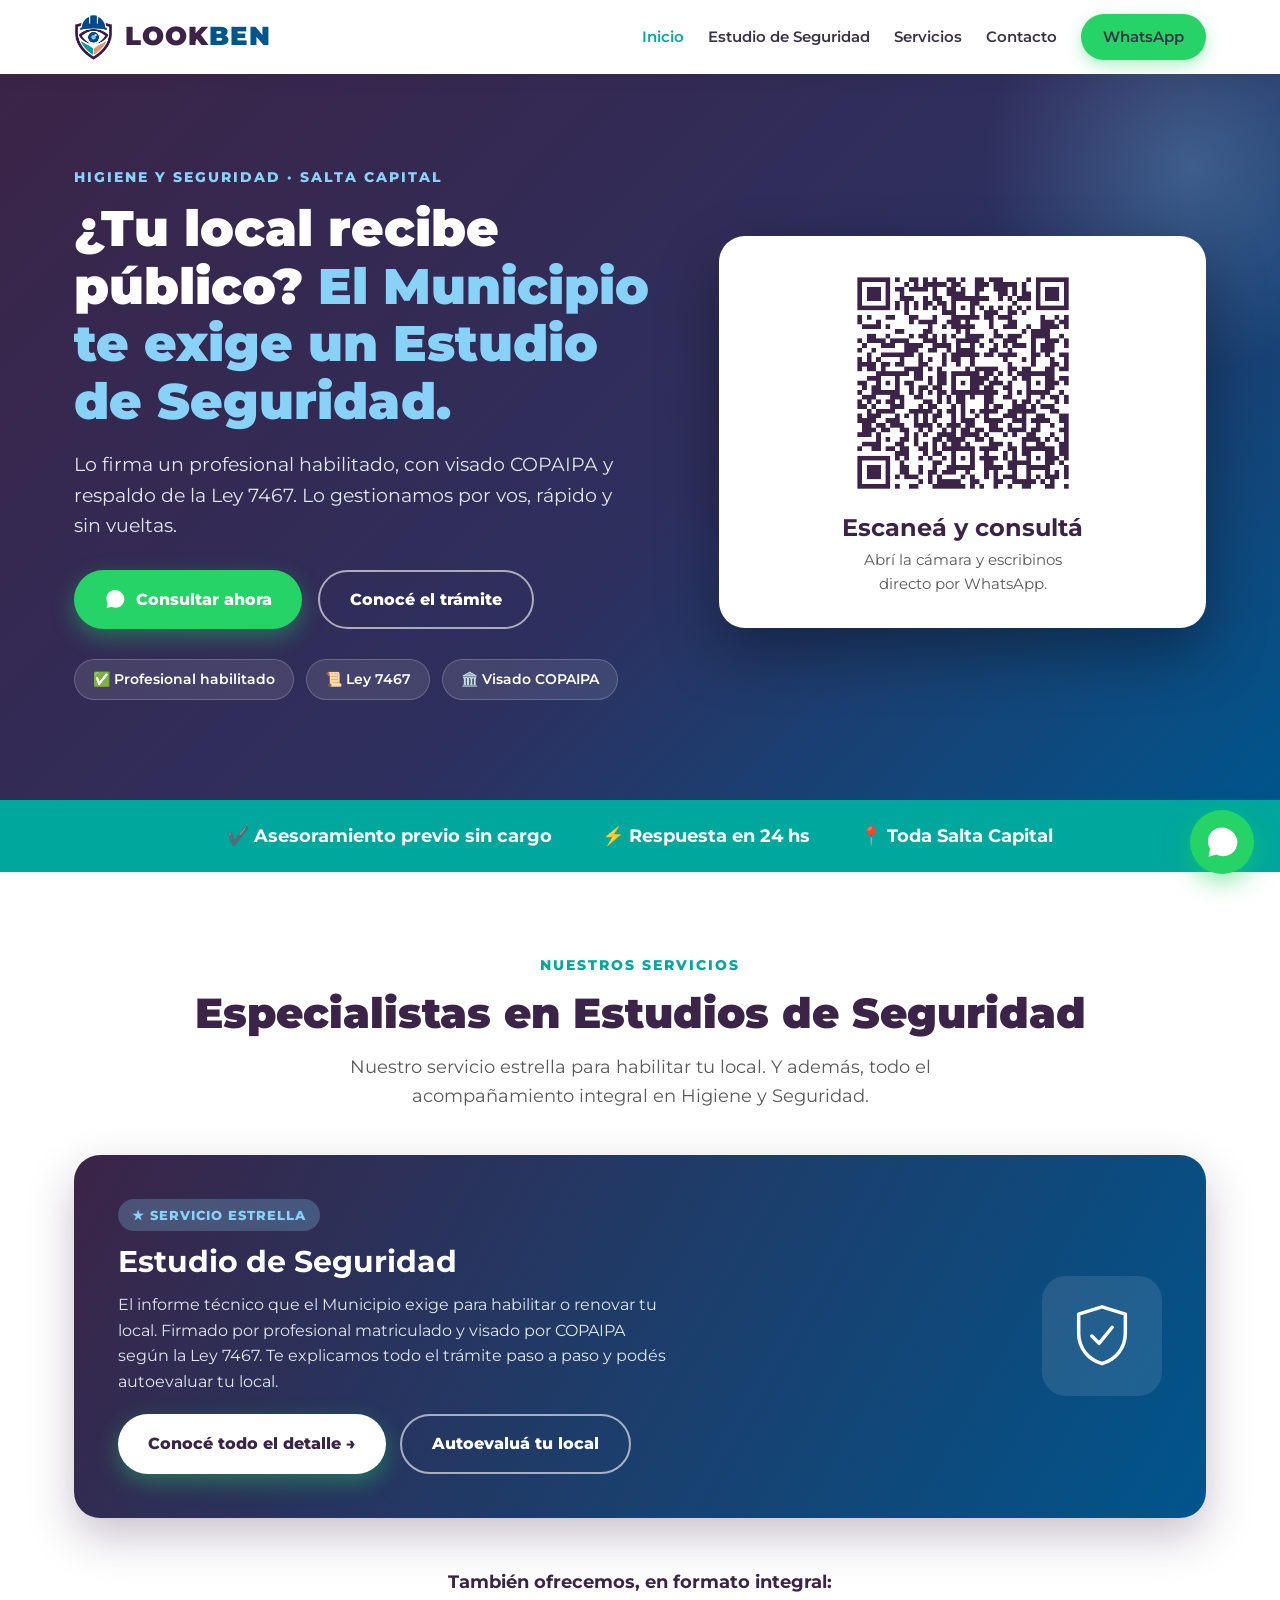
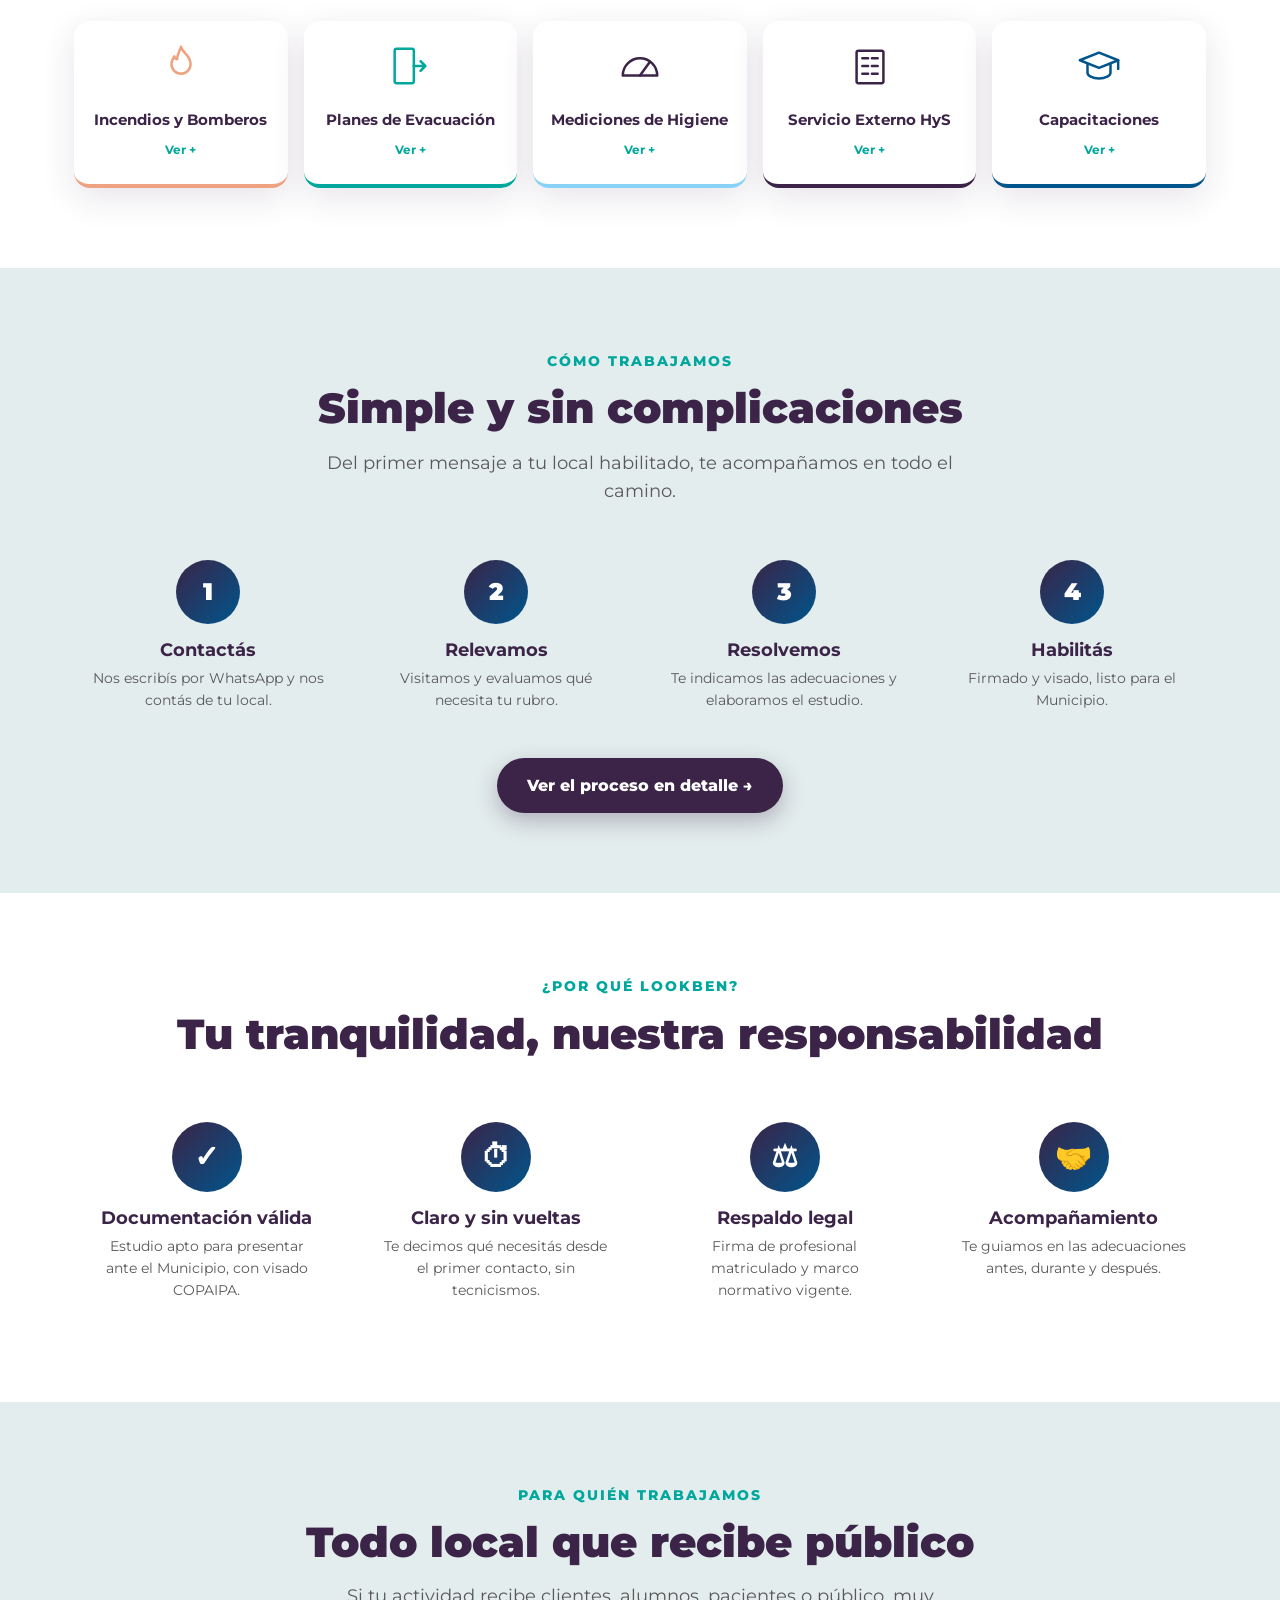
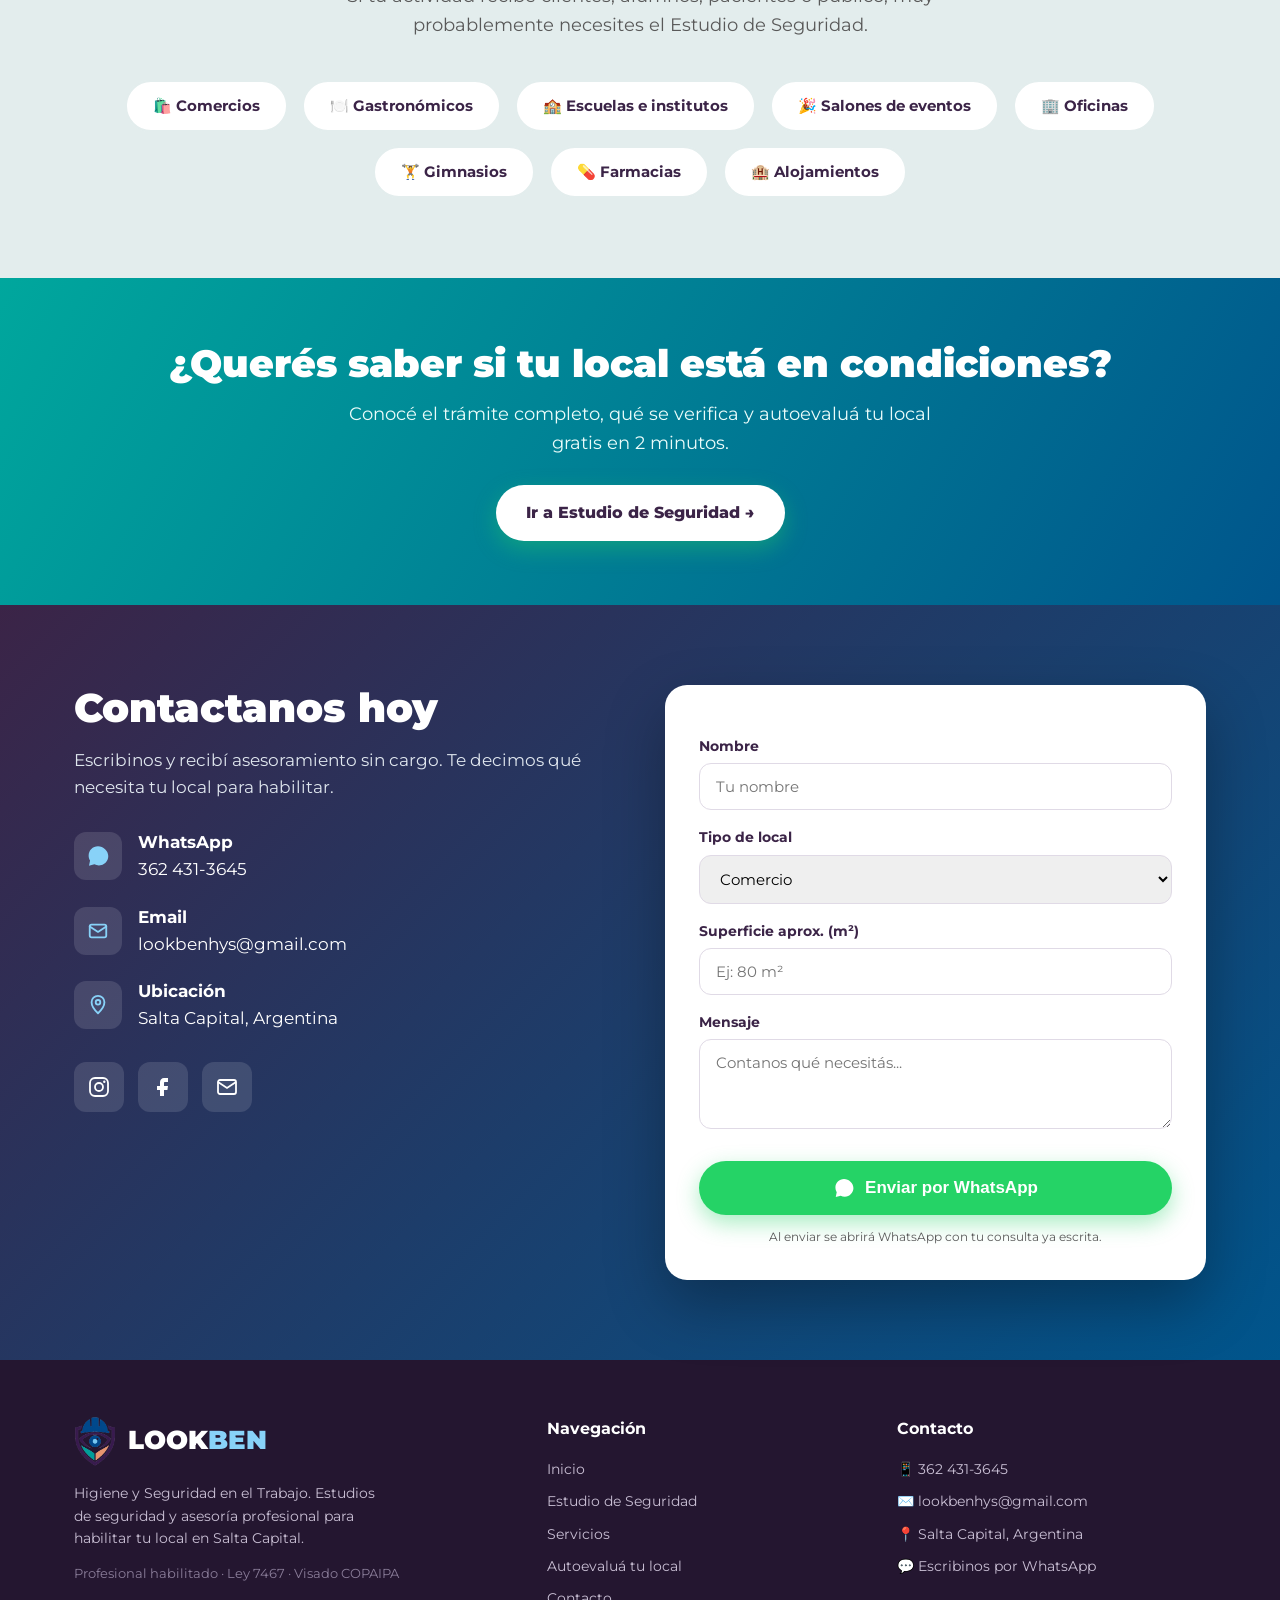
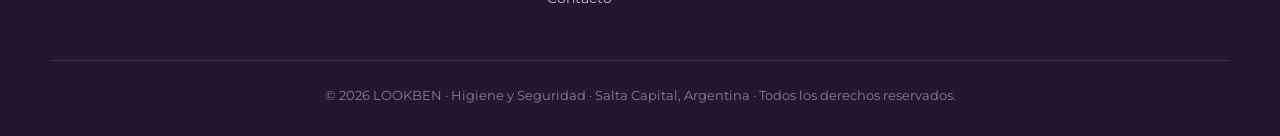
<file: index.html>
<!DOCTYPE html>
<html lang="es">
<head>
<meta charset="UTF-8">
<meta name="viewport" content="width=device-width, initial-scale=1.0">
<title>LOOKBEN · Higiene y Seguridad en el Trabajo | Salta Capital</title>
<meta name="description" content="Consultora de Higiene y Seguridad en Salta. Estudios de Seguridad para habilitación comercial (Ley 7467 · Visado COPAIPA), incendios, evacuación, mediciones y capacitaciones.">
<meta name="keywords" content="higiene y seguridad Salta, estudio de seguridad, habilitación comercial Salta, COPAIPA, Ley 7467">
<meta name="author" content="LOOKBEN Higiene y Seguridad">
<meta property="og:title" content="LOOKBEN · Higiene y Seguridad | Salta">
<meta property="og:description" content="Si tu local recibe público, el Municipio exige un Estudio de Seguridad firmado por profesional habilitado. Lo hacemos por vos.">
<meta property="og:type" content="website">
<meta property="og:image" content="assets/logo.png">
<link rel="icon" type="image/png" href="assets/logo.png">
<link href="https://fonts.googleapis.com/css2?family=Montserrat:wght@400;500;600;700;800;900&display=swap" rel="stylesheet">
<link rel="stylesheet" href="styles.css">
</head>
<body>
<!-- NAV -->
<nav>
  <div class="container nav-in">
    <a href="index.html" class="nav-logo"><img src="assets/logo.png" alt="LOOKBEN"><span><span class="look">LOOK</span><span class="ben">BEN</span></span></a>
    <div class="nav-links" id="navlinks">
      <a href="index.html" class="active">Inicio</a>
      <a href="estudio-seguridad.html">Estudio de Seguridad</a>
      <a href="#servicios">Servicios</a>
      <a href="#contacto">Contacto</a>
      <a href="https://wa.me/5493624313645?text=Hola%20LOOKBEN!%20Quiero%20consultar%20por%20el%20Estudio%20de%20Seguridad." class="nav-cta">WhatsApp</a>
    </div>
    <div class="burger" onclick="toggleMenu()"><span></span><span></span><span></span></div>
  </div>
</nav>

<!-- HERO -->
<header class="hero" id="inicio">
  <div class="container hero-grid">
    <div>
      <span class="tag-eyebrow" style="color:var(--celeste)">Higiene y Seguridad · Salta Capital</span>
      <h1>¿Tu local recibe público? <span class="hl">El Municipio te exige un Estudio de Seguridad.</span></h1>
      <p>Lo firma un profesional habilitado, con visado COPAIPA y respaldo de la Ley 7467. Lo gestionamos por vos, rápido y sin vueltas.</p>
      <div class="hero-cta">
        <a href="https://wa.me/5493624313645?text=Hola%20LOOKBEN!%20Quiero%20consultar%20por%20el%20Estudio%20de%20Seguridad." class="btn btn-wa">
          <svg width="22" height="22" viewBox="0 0 32 32" fill="#fff"><path d="M16 3C9 3 3.5 8.5 3.5 15.5c0 2.4.7 4.6 1.9 6.5L4 29l7.2-1.9c1.8 1 3.9 1.5 6 1.5 7 0 12.5-5.5 12.5-12.5S23 3 16 3Zm5.9 14.3c-.3-.2-1.9-.9-2.2-1-.3-.1-.5-.2-.7.2s-.8 1-.9 1.2c-.2.2-.3.2-.6.1-.3-.2-1.4-.5-2.6-1.6-1-.9-1.6-1.9-1.8-2.3-.2-.3 0-.5.1-.7l.5-.6c.2-.2.2-.3.3-.5.1-.2 0-.4 0-.5s-.7-1.7-1-2.3c-.3-.6-.5-.5-.7-.5h-.6c-.2 0-.5.1-.8.4-.3.3-1 1-1 2.5s1.1 2.9 1.2 3.1c.2.2 2.2 3.4 5.3 4.7 3.1 1.3 3.1.9 3.7.8.6-.1 1.9-.8 2.1-1.5.3-.7.3-1.4.2-1.5Z"/></svg>
          Consultar ahora
        </a>
        <a href="estudio-seguridad.html" class="btn btn-outline">Conocé el trámite</a>
      </div>
      <div class="hero-badges">
        <div class="hb">✅ Profesional habilitado</div>
        <div class="hb">📜 Ley 7467</div>
        <div class="hb">🏛️ Visado COPAIPA</div>
      </div>
    </div>
    <div class="hero-card">
      <img src="assets/qr.png" class="qr" alt="QR WhatsApp LOOKBEN">
      <h3>Escaneá y consultá</h3>
      <p>Abrí la cámara y escribinos<br>directo por WhatsApp.</p>
    </div>
  </div>
</header>

<!-- TRUST STRIP -->
<div class="trust">
  <div class="container trust-in">
    <span>✔️ Asesoramiento previo sin cargo</span>
    <span>⚡ Respuesta en 24 hs</span>
    <span>📍 Toda Salta Capital</span>
  </div>
</div>

<!-- SERVICIOS -->
<section class="section" id="servicios">
  <div class="container center">
    <span class="tag-eyebrow">Nuestros servicios</span>
    <h2 class="h2">Especialistas en Estudios de Seguridad</h2>
    <p class="lead">Nuestro servicio estrella para habilitar tu local. Y además, todo el acompañamiento integral en Higiene y Seguridad.</p>
  </div>

  <!-- Servicio destacado -->
  <div class="container">
    <div class="serv-hero">
      <div>
        <span class="sh-badge">★ SERVICIO ESTRELLA</span>
        <h3>Estudio de Seguridad</h3>
        <p>El informe técnico que el Municipio exige para habilitar o renovar tu local. Firmado por profesional matriculado y visado por COPAIPA según la Ley 7467. Te explicamos todo el trámite paso a paso y podés autoevaluar tu local.</p>
        <div style="display:flex;gap:14px;flex-wrap:wrap;">
          <a href="estudio-seguridad.html" class="btn btn-wa" style="background:#fff;color:var(--violeta);">Conocé todo el detalle →</a>
          <a href="estudio-seguridad.html#checklist" class="btn btn-outline">Autoevaluá tu local</a>
        </div>
      </div>
      <div class="sh-ic">
        <svg width="70" height="70" viewBox="0 0 48 48" fill="none" stroke="#fff" stroke-width="2.4" stroke-linecap="round" stroke-linejoin="round"><path d="M24 4 L40 9 v13 c0 11-7 18-16 21-9-3-16-10-16-21V9Z"/><path d="M17 24 l5 5 9-11"/></svg>
      </div>
    </div>
  </div>

  <!-- Otros 5 servicios (mini) -->
  <div class="container center" style="margin-top:50px;">
    <p class="lead" style="font-weight:700;color:var(--violeta);">También ofrecemos, en formato integral:</p>
  </div>
  <div class="container serv-mini">
    <div class="mcard" onclick="openModal(1)"><svg class="mic" viewBox="0 0 48 48" fill="none" stroke="#EFA27F" stroke-width="2.6" stroke-linecap="round" stroke-linejoin="round"><path d="M24 4c2 7 10 9 10 18a10 10 0 0 1-20 0c0-4 2-6 3-8 1 3 3 3 3 3 0-6 3-9 4-13Z"/></svg><h4>Incendios y Bomberos</h4><span>Ver +</span></div>
    <div class="mcard" onclick="openModal(2)"><svg class="mic" viewBox="0 0 48 48" fill="none" stroke="#00A79D" stroke-width="2.6" stroke-linecap="round" stroke-linejoin="round"><rect x="8" y="6" width="20" height="36" rx="2"/><path d="M28 24h12m0 0-5-5m5 5-5 5"/></svg><h4>Planes de Evacuación</h4><span>Ver +</span></div>
    <div class="mcard" onclick="openModal(3)"><svg class="mic" viewBox="0 0 48 48" fill="none" stroke="#3B2447" stroke-width="2.6" stroke-linecap="round" stroke-linejoin="round"><path d="M6 34a18 18 0 0 1 36 0Z"/><path d="M24 34 34 20"/></svg><h4>Mediciones de Higiene</h4><span>Ver +</span></div>
    <div class="mcard" onclick="openModal(4)"><svg class="mic" viewBox="0 0 48 48" fill="none" stroke="#3B2447" stroke-width="2.6" stroke-linecap="round" stroke-linejoin="round"><rect x="10" y="8" width="28" height="34" rx="2"/><path d="M16 16h6M26 16h6M16 24h6M26 24h6M16 32h6M26 32h6"/></svg><h4>Servicio Externo HyS</h4><span>Ver +</span></div>
    <div class="mcard" onclick="openModal(5)"><svg class="mic" viewBox="0 0 48 48" fill="none" stroke="#00558C" stroke-width="2.6" stroke-linecap="round" stroke-linejoin="round"><path d="M24 10 44 18 24 26 4 18Z"/><path d="M12 22v9c0 3 5 6 12 6s12-3 12-6v-9"/><path d="M44 18v9"/></svg><h4>Capacitaciones</h4><span>Ver +</span></div>
  </div>
</section>

<!-- MODAL -->
<div class="modal-ov" id="modalOv" onclick="if(event.target===this)closeModal()">
  <div class="modal">
    <div class="modal-head" id="modalHead"><button class="modal-close" onclick="closeModal()">×</button><div class="mic" id="modalIc"></div><h2 id="modalTitle"></h2><p id="modalIntro"></p></div>
    <div class="modal-body" id="modalBody"></div>
  </div>
</div>

<!-- MINI PROCESO -->
<section class="section" style="background:var(--gris)">
  <div class="container center">
    <span class="tag-eyebrow">Cómo trabajamos</span>
    <h2 class="h2">Simple y sin complicaciones</h2>
    <p class="lead">Del primer mensaje a tu local habilitado, te acompañamos en todo el camino.</p>
  </div>
  <div class="container miniflow">
    <div class="mstep"><div class="mn">1</div><h3>Contactás</h3><p>Nos escribís por WhatsApp y nos contás de tu local.</p></div>
    <div class="mstep"><div class="mn">2</div><h3>Relevamos</h3><p>Visitamos y evaluamos qué necesita tu rubro.</p></div>
    <div class="mstep"><div class="mn">3</div><h3>Resolvemos</h3><p>Te indicamos las adecuaciones y elaboramos el estudio.</p></div>
    <div class="mstep"><div class="mn">4</div><h3>Habilitás</h3><p>Firmado y visado, listo para el Municipio.</p></div>
  </div>
  <div class="container center" style="margin-top:36px;">
    <a href="estudio-seguridad.html#proceso" class="btn btn-violeta">Ver el proceso en detalle →</a>
  </div>
</section>

<!-- POR QUE -->
<section class="section" id="porque">
  <div class="container center">
    <span class="tag-eyebrow">¿Por qué LOOKBEN?</span>
    <h2 class="h2">Tu tranquilidad, nuestra responsabilidad</h2>
  </div>
  <div class="container why-grid">
    <div class="wcard"><div class="num">✓</div><h3>Documentación válida</h3><p>Estudio apto para presentar ante el Municipio, con visado COPAIPA.</p></div>
    <div class="wcard"><div class="num">⏱</div><h3>Claro y sin vueltas</h3><p>Te decimos qué necesitás desde el primer contacto, sin tecnicismos.</p></div>
    <div class="wcard"><div class="num">⚖</div><h3>Respaldo legal</h3><p>Firma de profesional matriculado y marco normativo vigente.</p></div>
    <div class="wcard"><div class="num">🤝</div><h3>Acompañamiento</h3><p>Te guiamos en las adecuaciones antes, durante y después.</p></div>
  </div>
</section>

<!-- SECTORES -->
<section class="section" style="background:var(--gris)" id="sectores">
  <div class="container center">
    <span class="tag-eyebrow">Para quién trabajamos</span>
    <h2 class="h2">Todo local que recibe público</h2>
    <p class="lead">Si tu actividad recibe clientes, alumnos, pacientes o público, muy probablemente necesites el Estudio de Seguridad.</p>
    <div class="sectors">
      <div class="sector">🛍️ Comercios</div>
      <div class="sector">🍽️ Gastronómicos</div>
      <div class="sector">🏫 Escuelas e institutos</div>
      <div class="sector">🎉 Salones de eventos</div>
      <div class="sector">🏢 Oficinas</div>
      <div class="sector">🏋️ Gimnasios</div>
      <div class="sector">💊 Farmacias</div>
      <div class="sector">🏨 Alojamientos</div>
    </div>
  </div>
</section>

<!-- CTA BAND hacia la página estrella -->
<section class="ctaband">
  <div class="container">
    <h2>¿Querés saber si tu local está en condiciones?</h2>
    <p>Conocé el trámite completo, qué se verifica y autoevaluá tu local gratis en 2 minutos.</p>
    <a href="estudio-seguridad.html" class="btn btn-wa" style="background:#fff;color:var(--violeta);">Ir a Estudio de Seguridad →</a>
  </div>
</section>

<!-- CONTACTO -->
<section class="section contact" id="contacto">
  <div class="container contact-grid">
    <div class="cinfo">
      <h2>Contactanos hoy</h2>
      <p>Escribinos y recibí asesoramiento sin cargo. Te decimos qué necesita tu local para habilitar.</p>
      <div class="cline"><div class="ci"><svg width="24" height="24" viewBox="0 0 32 32" fill="#88D2F8"><path d="M16 3C9 3 3.5 8.5 3.5 15.5c0 2.4.7 4.6 1.9 6.5L4 29l7.2-1.9c1.8 1 3.9 1.5 6 1.5 7 0 12.5-5.5 12.5-12.5S23 3 16 3Z"/></svg></div><div><strong>WhatsApp</strong><br>362 431-3645</div></div>
      <div class="cline"><div class="ci"><svg width="22" height="22" viewBox="0 0 24 24" fill="none" stroke="#88D2F8" stroke-width="2" stroke-linecap="round" stroke-linejoin="round"><rect x="3" y="5" width="18" height="14" rx="2"/><path d="m3 7 9 6 9-6"/></svg></div><div><strong>Email</strong><br>lookbenhys@gmail.com</div></div>
      <div class="cline"><div class="ci"><svg width="22" height="22" viewBox="0 0 24 24" fill="none" stroke="#88D2F8" stroke-width="2" stroke-linecap="round" stroke-linejoin="round"><path d="M12 21s-7-6.5-7-12a7 7 0 0 1 14 0c0 5.5-7 12-7 12Z"/><circle cx="12" cy="9" r="2.5"/></svg></div><div><strong>Ubicación</strong><br>Salta Capital, Argentina</div></div>
      <!-- ===== FASE 2: reemplazá los 2 wa.me por tus URLs reales de Instagram/Facebook ===== -->
      <div class="csocial">
        <a href="https://wa.me/5493624313645?text=Hola%20LOOKBEN!%20Quiero%20consultar%20por%20el%20Estudio%20de%20Seguridad." title="Instagram (próximamente)" aria-label="Instagram"><svg width="24" height="24" viewBox="0 0 24 24" fill="none" stroke="#fff" stroke-width="1.8"><rect x="3" y="3" width="18" height="18" rx="5"/><circle cx="12" cy="12" r="4"/><circle cx="17.3" cy="6.7" r="1.2" fill="#fff" stroke="none"/></svg></a>
        <a href="https://wa.me/5493624313645?text=Hola%20LOOKBEN!%20Quiero%20consultar%20por%20el%20Estudio%20de%20Seguridad." title="Facebook (próximamente)" aria-label="Facebook"><svg width="24" height="24" viewBox="0 0 24 24" fill="#fff"><path d="M13 3h4v4h-3c-.6 0-1 .4-1 1v3h4l-.6 4H13v6H9v-6H6v-4h3V7c0-2.2 1.8-4 4-4Z"/></svg></a>
        <a href="mailto:lookbenhys@gmail.com" title="Email" aria-label="Email"><svg width="24" height="24" viewBox="0 0 24 24" fill="none" stroke="#fff" stroke-width="1.8"><rect x="3" y="5" width="18" height="14" rx="2"/><path d="m3 7 9 6 9-6"/></svg></a>
      </div>
    </div>
    <div class="form-card">
      <form id="waform" onsubmit="return enviarWA(event)">
        <label>Nombre</label><input type="text" id="f_nombre" placeholder="Tu nombre" required>
        <label>Tipo de local</label>
        <select id="f_rubro"><option>Comercio</option><option>Gastronómico</option><option>Escuela / Instituto</option><option>Salón de eventos</option><option>Oficina</option><option>Gimnasio</option><option>Otro</option></select>
        <label>Superficie aprox. (m²)</label><input type="text" id="f_sup" placeholder="Ej: 80 m²">
        <label>Mensaje</label><textarea id="f_msg" placeholder="Contanos qué necesitás..."></textarea>
        <button type="submit" class="btn btn-wa"><svg width="22" height="22" viewBox="0 0 32 32" fill="#fff"><path d="M16 3C9 3 3.5 8.5 3.5 15.5c0 2.4.7 4.6 1.9 6.5L4 29l7.2-1.9c1.8 1 3.9 1.5 6 1.5 7 0 12.5-5.5 12.5-12.5S23 3 16 3Z"/></svg> Enviar por WhatsApp</button>
        <p class="form-note">Al enviar se abrirá WhatsApp con tu consulta ya escrita.</p>
      </form>
    </div>
  </div>
</section>

<!-- FOOTER -->
<footer>
  <div class="container foot-grid">
    <div>
      <div class="foot-logo"><img src="assets/logo.png" alt="LOOKBEN"><span><span class="look">LOOK</span><span class="ben">BEN</span></span></div>
      <p style="font-size:14px;max-width:320px;">Higiene y Seguridad en el Trabajo. Estudios de seguridad y asesoría profesional para habilitar tu local en Salta Capital.</p>
      <p style="margin-top:14px;font-size:13px;color:#8a7d99;">Profesional habilitado · Ley 7467 · Visado COPAIPA</p>
    </div>
    <div><h4>Navegación</h4><ul><li><a href="index.html">Inicio</a></li><li><a href="estudio-seguridad.html">Estudio de Seguridad</a></li><li><a href="#servicios">Servicios</a></li><li><a href="estudio-seguridad.html#checklist">Autoevaluá tu local</a></li><li><a href="#contacto">Contacto</a></li></ul></div>
    <div><h4>Contacto</h4><ul><li>📱 362 431-3645</li><li>✉️ lookbenhys@gmail.com</li><li>📍 Salta Capital, Argentina</li><li><a href="https://wa.me/5493624313645?text=Hola%20LOOKBEN!%20Quiero%20consultar%20por%20el%20Estudio%20de%20Seguridad.">💬 Escribinos por WhatsApp</a></li></ul></div>
  </div>
  <div class="container foot-bottom">© 2026 LOOKBEN · Higiene y Seguridad · Salta Capital, Argentina · Todos los derechos reservados.</div>
</footer>

<a href="https://wa.me/5493624313645?text=Hola%20LOOKBEN!%20Quiero%20consultar%20por%20el%20Estudio%20de%20Seguridad." class="wa-float" aria-label="WhatsApp"><svg viewBox="0 0 32 32" fill="#fff"><path d="M16 3C9 3 3.5 8.5 3.5 15.5c0 2.4.7 4.6 1.9 6.5L4 29l7.2-1.9c1.8 1 3.9 1.5 6 1.5 7 0 12.5-5.5 12.5-12.5S23 3 16 3Zm5.9 14.3c-.3-.2-1.9-.9-2.2-1-.3-.1-.5-.2-.7.2s-.8 1-.9 1.2c-.2.2-.3.2-.6.1-.3-.2-1.4-.5-2.6-1.6-1-.9-1.6-1.9-1.8-2.3-.2-.3 0-.5.1-.7l.5-.6c.2-.2.2-.3.3-.5.1-.2 0-.4 0-.5s-.7-1.7-1-2.3c-.3-.6-.5-.5-.7-.5h-.6c-.2 0-.5.1-.8.4-.3.3-1 1-1 2.5s1.1 2.9 1.2 3.1c.2.2 2.2 3.4 5.3 4.7 3.1 1.3 3.1.9 3.7.8.6-.1 1.9-.8 2.1-1.5.3-.7.3-1.4.2-1.5Z"/></svg></a>

<script src="app.js"></script>
</body>
</html>
</file>
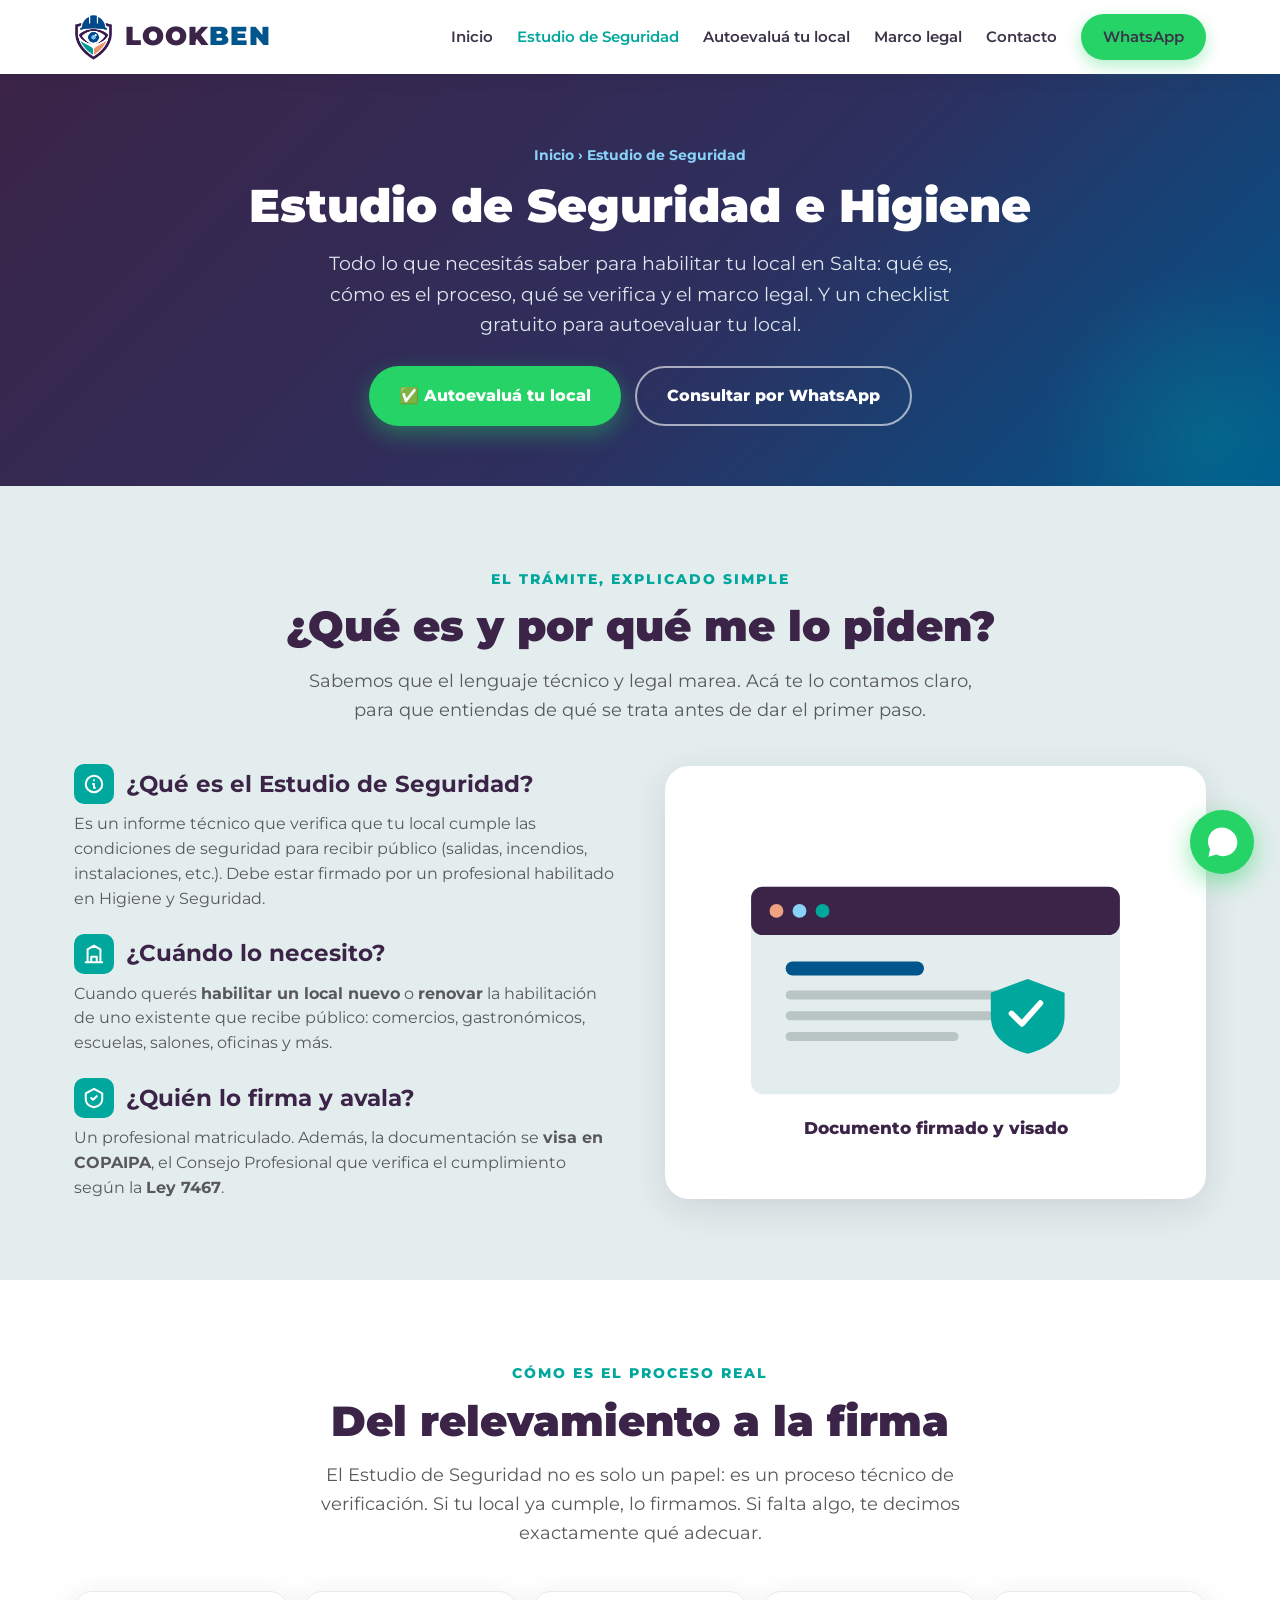
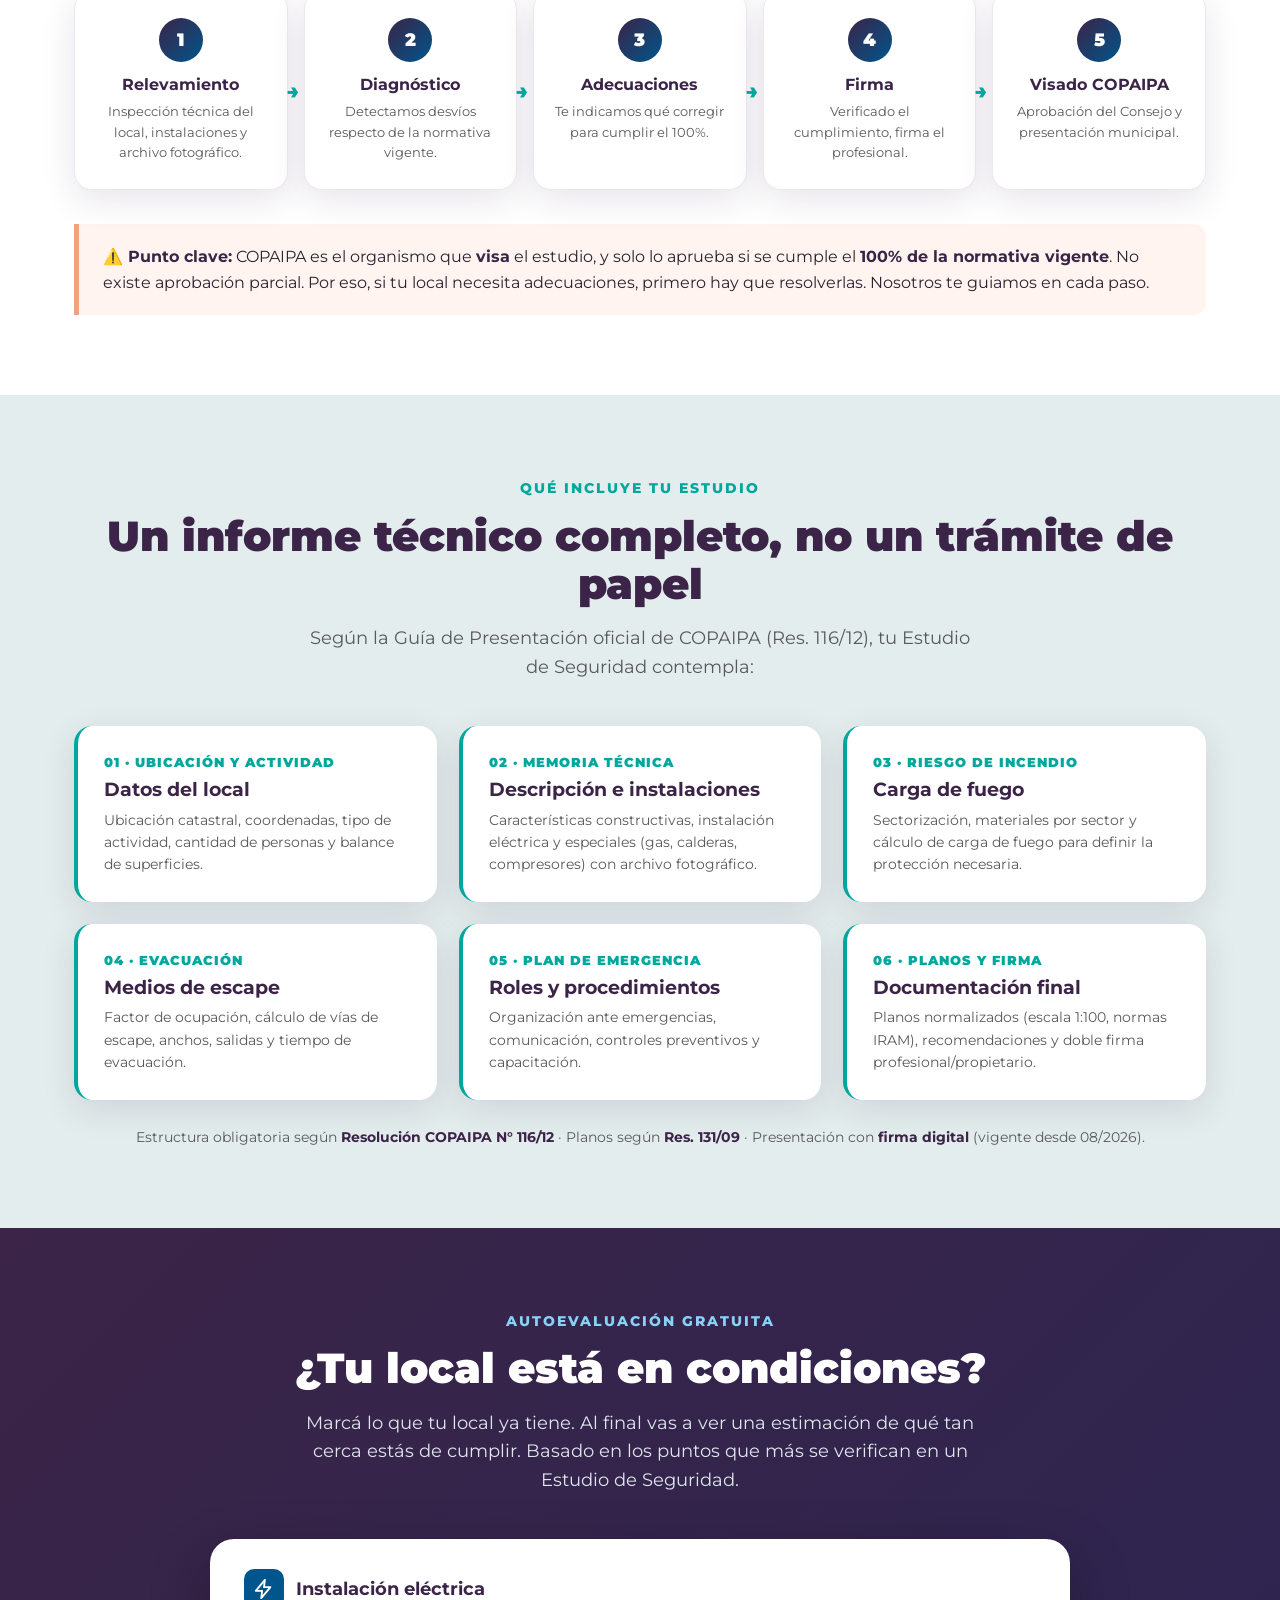
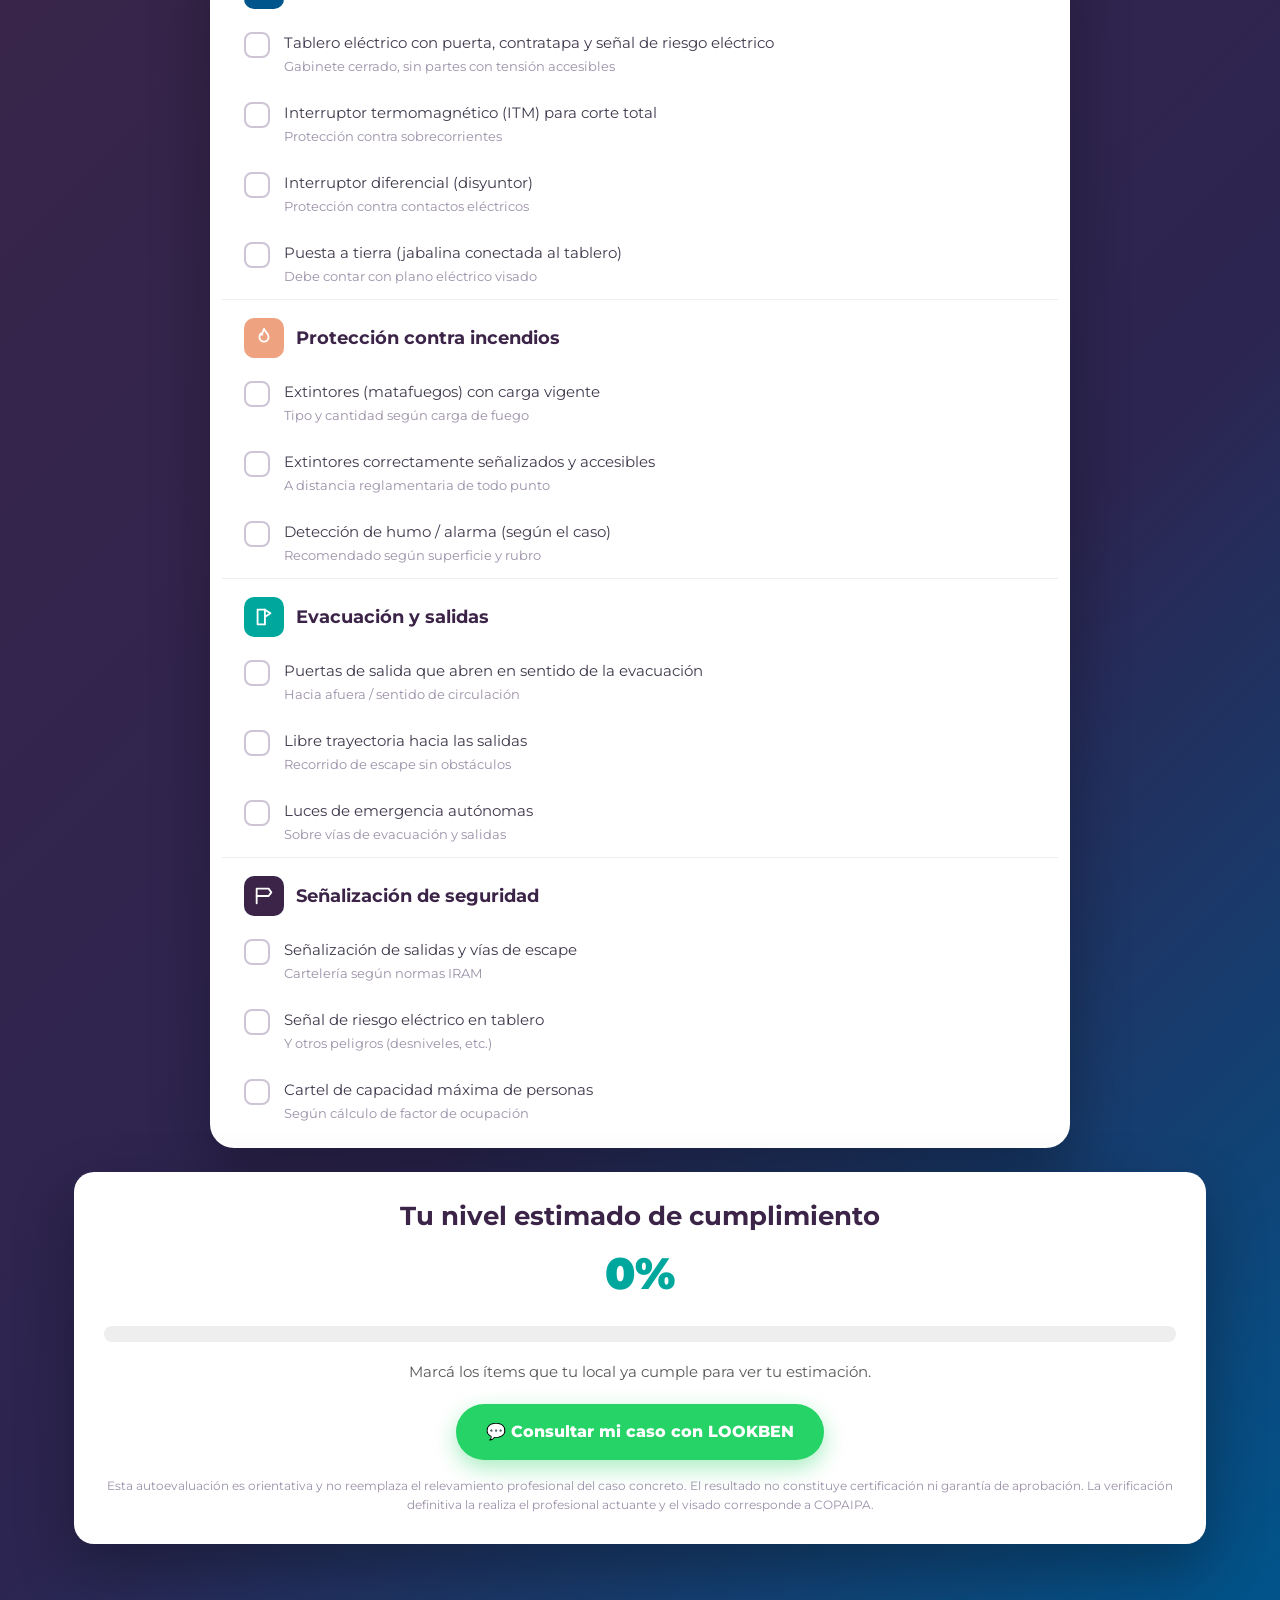
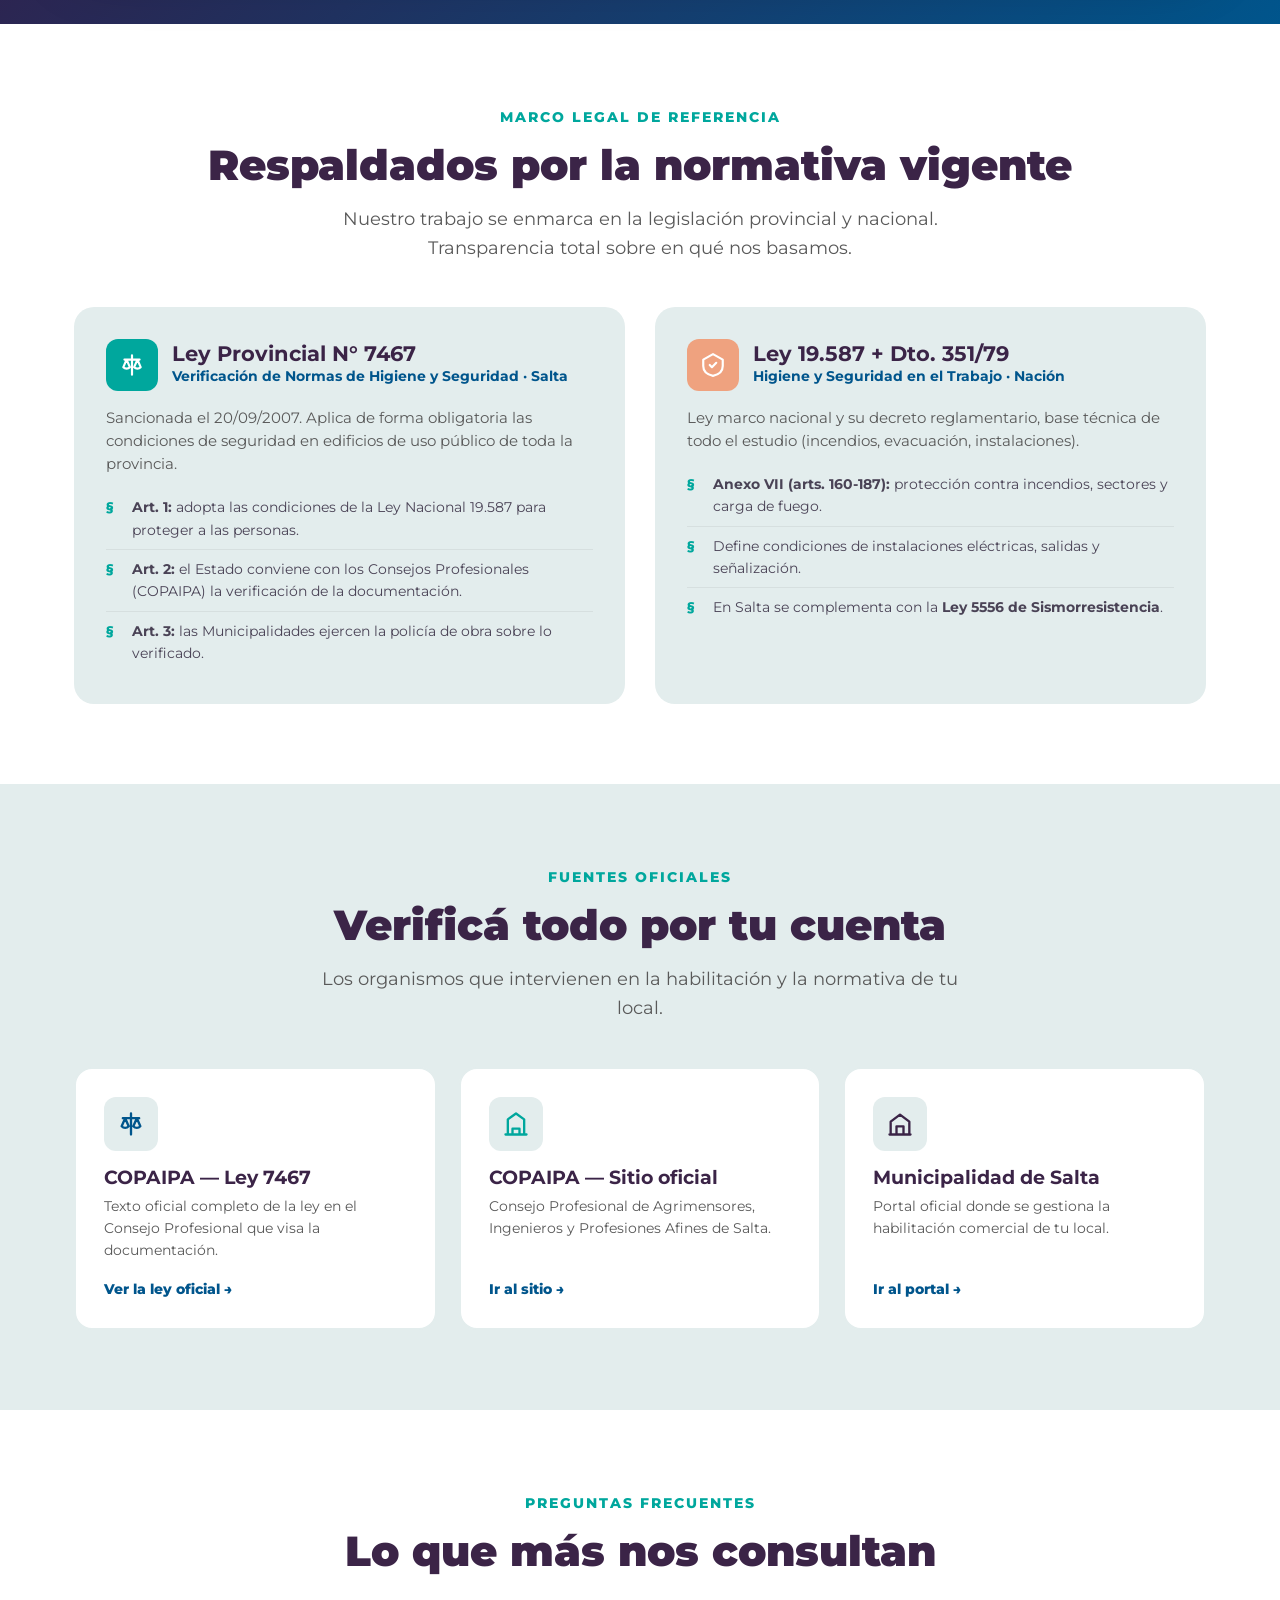
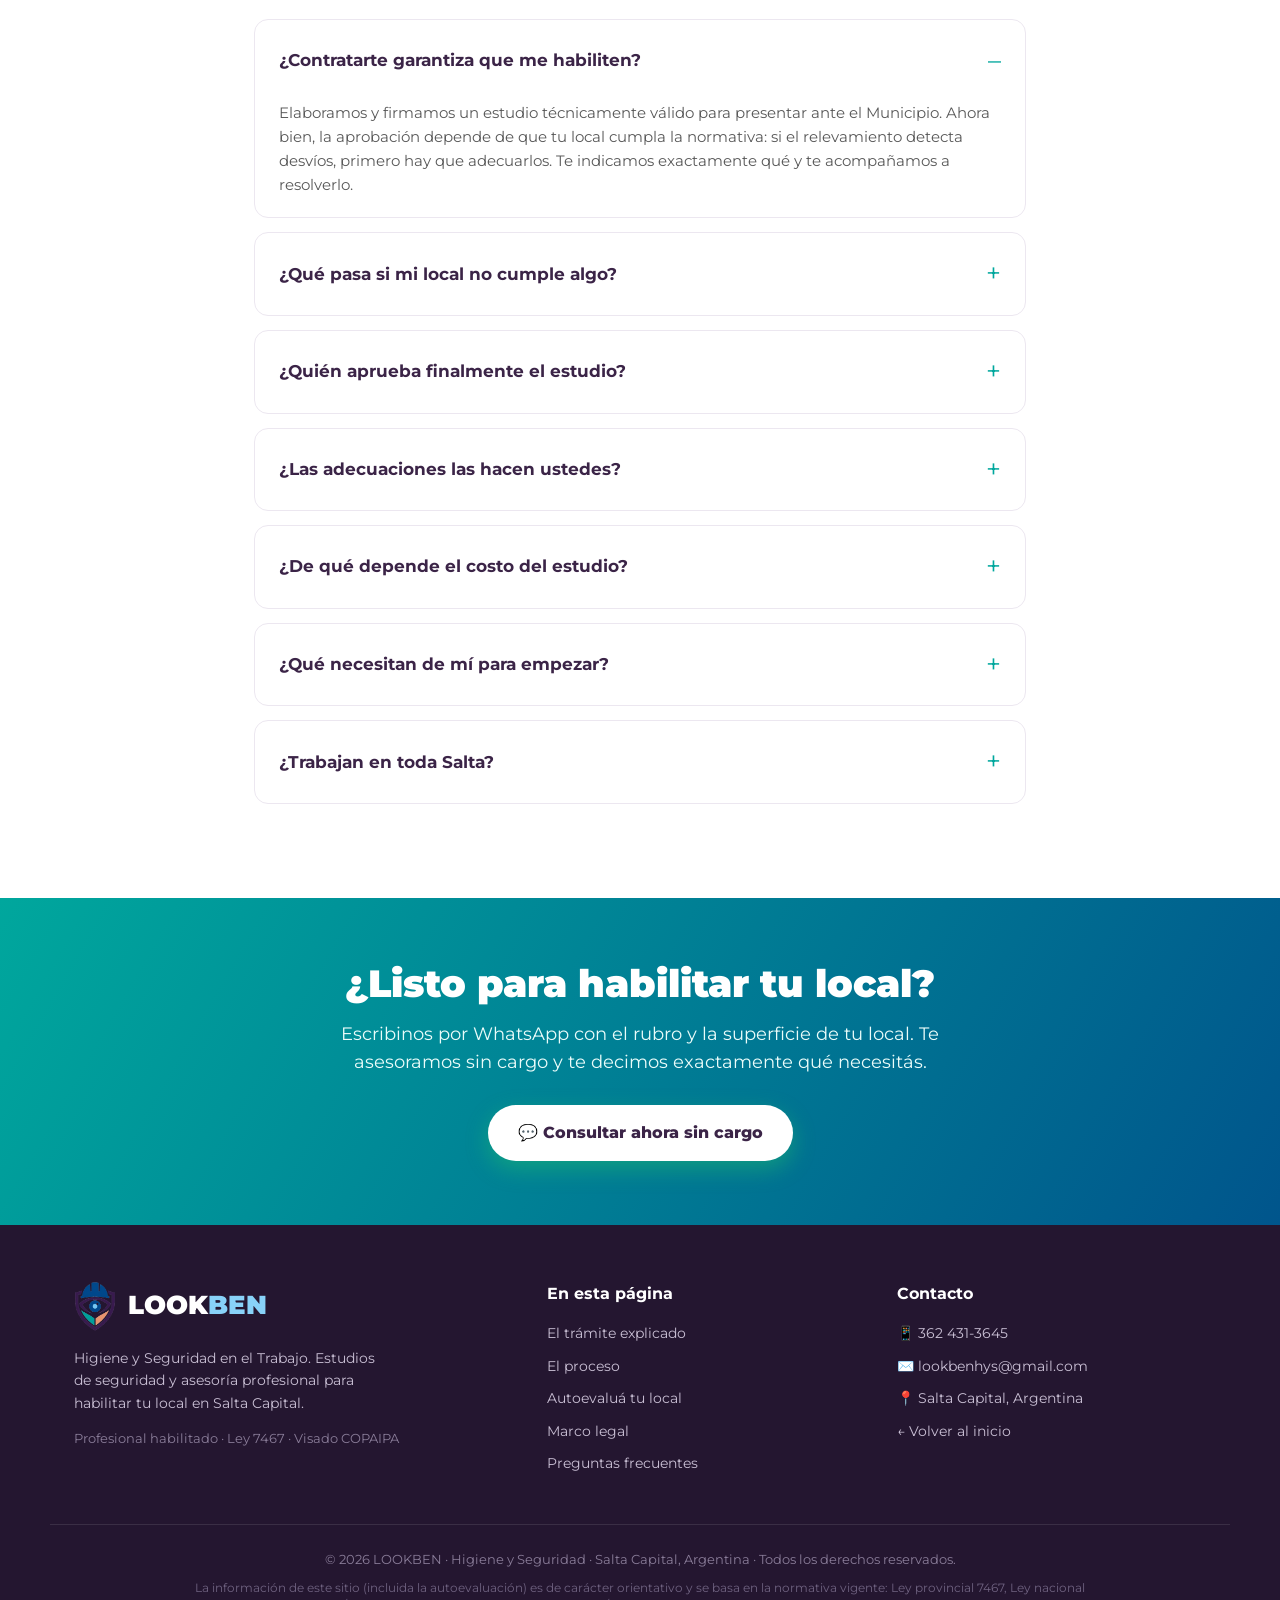
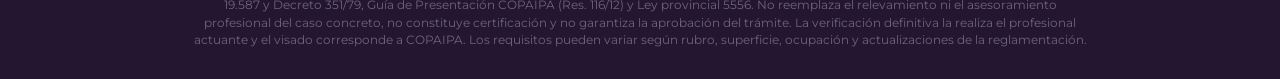
<file: estudio-seguridad.html>
<!DOCTYPE html>
<html lang="es">
<head>
<meta charset="UTF-8">
<meta name="viewport" content="width=device-width, initial-scale=1.0">
<title>Estudio de Seguridad en Salta · Trámite, checklist y marco legal | LOOKBEN</title>
<meta name="description" content="Todo sobre el Estudio de Seguridad para habilitación comercial en Salta: qué es, proceso, qué se verifica, marco legal (Ley 7467, Res. 116/12 COPAIPA) y checklist gratuito para autoevaluar tu local.">
<meta name="keywords" content="estudio de seguridad Salta, habilitación comercial, COPAIPA, Ley 7467, Res 116/12, checklist seguridad, matafuegos, luz emergencia, carga de fuego">
<meta name="author" content="LOOKBEN Higiene y Seguridad">
<meta property="og:title" content="Estudio de Seguridad en Salta · Guía completa | LOOKBEN">
<meta property="og:description" content="El trámite explicado, qué se verifica, marco legal y un checklist gratuito para autoevaluar tu local.">
<meta property="og:type" content="article">
<meta property="og:image" content="assets/logo.png">
<link rel="icon" type="image/png" href="assets/logo.png">
<link href="https://fonts.googleapis.com/css2?family=Montserrat:wght@400;500;600;700;800;900&display=swap" rel="stylesheet">
<link rel="stylesheet" href="styles.css">
</head>
<body>
<!-- NAV -->
<nav>
  <div class="container nav-in">
    <a href="index.html" class="nav-logo"><img src="assets/logo.png" alt="LOOKBEN"><span><span class="look">LOOK</span><span class="ben">BEN</span></span></a>
    <div class="nav-links" id="navlinks">
      <a href="index.html">Inicio</a>
      <a href="estudio-seguridad.html" class="active">Estudio de Seguridad</a>
      <a href="#checklist">Autoevaluá tu local</a>
      <a href="#legal">Marco legal</a>
      <a href="index.html#contacto">Contacto</a>
      <a href="https://wa.me/5493624313645?text=Hola%20LOOKBEN!%20Quiero%20consultar%20por%20el%20Estudio%20de%20Seguridad." class="nav-cta">WhatsApp</a>
    </div>
    <div class="burger" onclick="toggleMenu()"><span></span><span></span><span></span></div>
  </div>
</nav>

<!-- PAGE HEADER -->
<header class="pagehead">
  <div class="container">
    <div class="crumb"><a href="index.html" style="color:var(--celeste)">Inicio</a> › Estudio de Seguridad</div>
    <h1>Estudio de Seguridad e Higiene</h1>
    <p>Todo lo que necesitás saber para habilitar tu local en Salta: qué es, cómo es el proceso, qué se verifica y el marco legal. Y un checklist gratuito para autoevaluar tu local.</p>
    <div style="margin-top:26px;display:flex;gap:14px;justify-content:center;flex-wrap:wrap;position:relative;z-index:2;">
      <a href="#checklist" class="btn btn-wa">✅ Autoevaluá tu local</a>
      <a href="https://wa.me/5493624313645?text=Hola%20LOOKBEN!%20Quiero%20consultar%20por%20el%20Estudio%20de%20Seguridad." class="btn btn-outline">Consultar por WhatsApp</a>
    </div>
  </div>
</header>

<!-- EL TRAMITE EXPLICADO -->
<section class="section tramexp" id="tramite">
  <div class="container center">
    <span class="tag-eyebrow">El trámite, explicado simple</span>
    <h2 class="h2">¿Qué es y por qué me lo piden?</h2>
    <p class="lead">Sabemos que el lenguaje técnico y legal marea. Acá te lo contamos claro, para que entiendas de qué se trata antes de dar el primer paso.</p>
  </div>
  <div class="container tram-grid">
    <div class="tram-txt">
      <h3><span class="badge-ic"><svg width="22" height="22" viewBox="0 0 24 24" fill="none" stroke="#fff" stroke-width="2.2" stroke-linecap="round" stroke-linejoin="round"><circle cx="12" cy="12" r="9"/><path d="M12 8h.01M11 12h1v4h1"/></svg></span> ¿Qué es el Estudio de Seguridad?</h3>
      <p>Es un informe técnico que verifica que tu local cumple las condiciones de seguridad para recibir público (salidas, incendios, instalaciones, etc.). Debe estar firmado por un profesional habilitado en Higiene y Seguridad.</p>
      <h3><span class="badge-ic"><svg width="22" height="22" viewBox="0 0 24 24" fill="none" stroke="#fff" stroke-width="2.2" stroke-linecap="round" stroke-linejoin="round"><path d="M3 21h18M5 21V7l7-4 7 4v14M9 21v-6h6v6"/></svg></span> ¿Cuándo lo necesito?</h3>
      <p>Cuando querés <strong>habilitar un local nuevo</strong> o <strong>renovar</strong> la habilitación de uno existente que recibe público: comercios, gastronómicos, escuelas, salones, oficinas y más.</p>
      <h3><span class="badge-ic"><svg width="22" height="22" viewBox="0 0 24 24" fill="none" stroke="#fff" stroke-width="2.2" stroke-linecap="round" stroke-linejoin="round"><path d="M12 2 3 7v6c0 5 4 8 9 9 5-1 9-4 9-9V7Z"/><path d="M9 12l2 2 4-4"/></svg></span> ¿Quién lo firma y avala?</h3>
      <p>Un profesional matriculado. Además, la documentación se <strong>visa en COPAIPA</strong>, el Consejo Profesional que verifica el cumplimiento según la <strong>Ley 7467</strong>.</p>
    </div>
    <div class="tram-visual">
      <svg width="100%" viewBox="0 0 400 300" fill="none">
        <rect x="40" y="70" width="320" height="180" rx="10" fill="#E3EDED"/>
        <rect x="40" y="70" width="320" height="42" rx="10" fill="#3B2447"/>
        <circle cx="62" cy="91" r="6" fill="#EFA27F"/><circle cx="82" cy="91" r="6" fill="#88D2F8"/><circle cx="102" cy="91" r="6" fill="#00A79D"/>
        <rect x="70" y="135" width="120" height="12" rx="6" fill="#00558C"/>
        <rect x="70" y="160" width="200" height="8" rx="4" fill="#b9c4c4"/>
        <rect x="70" y="178" width="180" height="8" rx="4" fill="#b9c4c4"/>
        <rect x="70" y="196" width="150" height="8" rx="4" fill="#b9c4c4"/>
        <g transform="translate(250,150)"><path d="M30 0 62 12 v20 c0 17-11 27-32 33-21-6-32-16-32-33V12Z" fill="#00A79D"/><path d="M16 30 l9 9 16-18" stroke="#fff" stroke-width="5" fill="none" stroke-linecap="round" stroke-linejoin="round"/></g>
        <text x="200" y="285" font-family="Montserrat" font-size="15" font-weight="800" fill="#3B2447" text-anchor="middle">Documento firmado y visado</text>
      </svg>
    </div>
  </div>
</section>

<!-- PROCESO 5 ETAPAS -->
<section class="section" id="proceso">
  <div class="container center">
    <span class="tag-eyebrow">Cómo es el proceso real</span>
    <h2 class="h2">Del relevamiento a la firma</h2>
    <p class="lead">El Estudio de Seguridad no es solo un papel: es un proceso técnico de verificación. Si tu local ya cumple, lo firmamos. Si falta algo, te decimos exactamente qué adecuar.</p>
  </div>
  <div class="container flow">
    <div class="fstep"><div class="fn">1</div><h3>Relevamiento</h3><p>Inspección técnica del local, instalaciones y archivo fotográfico.</p></div>
    <div class="fstep"><div class="fn">2</div><h3>Diagnóstico</h3><p>Detectamos desvíos respecto de la normativa vigente.</p></div>
    <div class="fstep"><div class="fn">3</div><h3>Adecuaciones</h3><p>Te indicamos qué corregir para cumplir el 100%.</p></div>
    <div class="fstep"><div class="fn">4</div><h3>Firma</h3><p>Verificado el cumplimiento, firma el profesional.</p></div>
    <div class="fstep"><div class="fn">5</div><h3>Visado COPAIPA</h3><p>Aprobación del Consejo y presentación municipal.</p></div>
  </div>
  <div class="container">
    <div class="alert">
      <strong>⚠️ Punto clave:</strong> COPAIPA es el organismo que <strong>visa</strong> el estudio, y solo lo aprueba si se cumple el <strong>100% de la normativa vigente</strong>. No existe aprobación parcial. Por eso, si tu local necesita adecuaciones, primero hay que resolverlas. Nosotros te guiamos en cada paso.
    </div>
  </div>
</section>

<!-- QUE CONTIENE -->
<section class="section" style="background:var(--gris)" id="contenido">
  <div class="container center">
    <span class="tag-eyebrow">Qué incluye tu Estudio</span>
    <h2 class="h2">Un informe técnico completo, no un trámite de papel</h2>
    <p class="lead">Según la Guía de Presentación oficial de COPAIPA (Res. 116/12), tu Estudio de Seguridad contempla:</p>
  </div>
  <div class="container estudio-grid">
    <div class="ecard"><div class="en">01 · UBICACIÓN Y ACTIVIDAD</div><h3>Datos del local</h3><p>Ubicación catastral, coordenadas, tipo de actividad, cantidad de personas y balance de superficies.</p></div>
    <div class="ecard"><div class="en">02 · MEMORIA TÉCNICA</div><h3>Descripción e instalaciones</h3><p>Características constructivas, instalación eléctrica y especiales (gas, calderas, compresores) con archivo fotográfico.</p></div>
    <div class="ecard"><div class="en">03 · RIESGO DE INCENDIO</div><h3>Carga de fuego</h3><p>Sectorización, materiales por sector y cálculo de carga de fuego para definir la protección necesaria.</p></div>
    <div class="ecard"><div class="en">04 · EVACUACIÓN</div><h3>Medios de escape</h3><p>Factor de ocupación, cálculo de vías de escape, anchos, salidas y tiempo de evacuación.</p></div>
    <div class="ecard"><div class="en">05 · PLAN DE EMERGENCIA</div><h3>Roles y procedimientos</h3><p>Organización ante emergencias, comunicación, controles preventivos y capacitación.</p></div>
    <div class="ecard"><div class="en">06 · PLANOS Y FIRMA</div><h3>Documentación final</h3><p>Planos normalizados (escala 1:100, normas IRAM), recomendaciones y doble firma profesional/propietario.</p></div>
  </div>
  <p class="container norma-note">Estructura obligatoria según <strong>Resolución COPAIPA N° 116/12</strong> · Planos según <strong>Res. 131/09</strong> · Presentación con <strong>firma digital</strong> (vigente desde 08/2026).</p>
</section>

<!-- CHECKLIST -->
<section class="section checklist" id="checklist">
  <div class="container center">
    <span class="tag-eyebrow" style="color:var(--celeste)">Autoevaluación gratuita</span>
    <h2 class="h2">¿Tu local está en condiciones?</h2>
    <p class="lead">Marcá lo que tu local ya tiene. Al final vas a ver una estimación de qué tan cerca estás de cumplir. Basado en los puntos que más se verifican en un Estudio de Seguridad.</p>
  </div>
  <div class="container">
    <div class="chk-wrap" id="chkWrap">
      <div class="chk-cat">
        <div class="chk-cat-head"><div class="cic" style="background:#00558C"><svg width="22" height="22" viewBox="0 0 24 24" fill="none" stroke="#fff" stroke-width="2" stroke-linecap="round" stroke-linejoin="round"><path d="M13 2 3 14h7l-1 8 10-12h-7Z"/></svg></div><h3>Instalación eléctrica</h3></div>
        <div class="chk-item" onclick="tog(this)"><div class="chk-box"><svg width="16" height="16" viewBox="0 0 24 24" fill="none" stroke="#fff" stroke-width="3" stroke-linecap="round" stroke-linejoin="round"><path d="M20 6 9 17l-5-5"/></svg></div><div class="chk-txt">Tablero eléctrico con puerta, contratapa y señal de riesgo eléctrico<small>Gabinete cerrado, sin partes con tensión accesibles</small></div></div>
        <div class="chk-item" onclick="tog(this)"><div class="chk-box"><svg width="16" height="16" viewBox="0 0 24 24" fill="none" stroke="#fff" stroke-width="3" stroke-linecap="round" stroke-linejoin="round"><path d="M20 6 9 17l-5-5"/></svg></div><div class="chk-txt">Interruptor termomagnético (ITM) para corte total<small>Protección contra sobrecorrientes</small></div></div>
        <div class="chk-item" onclick="tog(this)"><div class="chk-box"><svg width="16" height="16" viewBox="0 0 24 24" fill="none" stroke="#fff" stroke-width="3" stroke-linecap="round" stroke-linejoin="round"><path d="M20 6 9 17l-5-5"/></svg></div><div class="chk-txt">Interruptor diferencial (disyuntor)<small>Protección contra contactos eléctricos</small></div></div>
        <div class="chk-item" onclick="tog(this)"><div class="chk-box"><svg width="16" height="16" viewBox="0 0 24 24" fill="none" stroke="#fff" stroke-width="3" stroke-linecap="round" stroke-linejoin="round"><path d="M20 6 9 17l-5-5"/></svg></div><div class="chk-txt">Puesta a tierra (jabalina conectada al tablero)<small>Debe contar con plano eléctrico visado</small></div></div>
      </div>
      <div class="chk-cat">
        <div class="chk-cat-head"><div class="cic" style="background:#EFA27F"><svg width="22" height="22" viewBox="0 0 24 24" fill="none" stroke="#fff" stroke-width="2" stroke-linecap="round" stroke-linejoin="round"><path d="M12 2c1 3.5 5 4.5 5 9a5 5 0 0 1-10 0c0-2 1-3 1.5-4 .5 1.5 1.5 1.5 1.5 1.5 0-3 1.5-4.5 2-6.5Z"/></svg></div><h3>Protección contra incendios</h3></div>
        <div class="chk-item" onclick="tog(this)"><div class="chk-box"><svg width="16" height="16" viewBox="0 0 24 24" fill="none" stroke="#fff" stroke-width="3" stroke-linecap="round" stroke-linejoin="round"><path d="M20 6 9 17l-5-5"/></svg></div><div class="chk-txt">Extintores (matafuegos) con carga vigente<small>Tipo y cantidad según carga de fuego</small></div></div>
        <div class="chk-item" onclick="tog(this)"><div class="chk-box"><svg width="16" height="16" viewBox="0 0 24 24" fill="none" stroke="#fff" stroke-width="3" stroke-linecap="round" stroke-linejoin="round"><path d="M20 6 9 17l-5-5"/></svg></div><div class="chk-txt">Extintores correctamente señalizados y accesibles<small>A distancia reglamentaria de todo punto</small></div></div>
        <div class="chk-item" onclick="tog(this)"><div class="chk-box"><svg width="16" height="16" viewBox="0 0 24 24" fill="none" stroke="#fff" stroke-width="3" stroke-linecap="round" stroke-linejoin="round"><path d="M20 6 9 17l-5-5"/></svg></div><div class="chk-txt">Detección de humo / alarma (según el caso)<small>Recomendado según superficie y rubro</small></div></div>
      </div>
      <div class="chk-cat">
        <div class="chk-cat-head"><div class="cic" style="background:#00A79D"><svg width="22" height="22" viewBox="0 0 24 24" fill="none" stroke="#fff" stroke-width="2" stroke-linecap="round" stroke-linejoin="round"><path d="M13 4v16M13 4l6 4-6 4"/><path d="M13 20H5V4h8"/></svg></div><h3>Evacuación y salidas</h3></div>
        <div class="chk-item" onclick="tog(this)"><div class="chk-box"><svg width="16" height="16" viewBox="0 0 24 24" fill="none" stroke="#fff" stroke-width="3" stroke-linecap="round" stroke-linejoin="round"><path d="M20 6 9 17l-5-5"/></svg></div><div class="chk-txt">Puertas de salida que abren en sentido de la evacuación<small>Hacia afuera / sentido de circulación</small></div></div>
        <div class="chk-item" onclick="tog(this)"><div class="chk-box"><svg width="16" height="16" viewBox="0 0 24 24" fill="none" stroke="#fff" stroke-width="3" stroke-linecap="round" stroke-linejoin="round"><path d="M20 6 9 17l-5-5"/></svg></div><div class="chk-txt">Libre trayectoria hacia las salidas<small>Recorrido de escape sin obstáculos</small></div></div>
        <div class="chk-item" onclick="tog(this)"><div class="chk-box"><svg width="16" height="16" viewBox="0 0 24 24" fill="none" stroke="#fff" stroke-width="3" stroke-linecap="round" stroke-linejoin="round"><path d="M20 6 9 17l-5-5"/></svg></div><div class="chk-txt">Luces de emergencia autónomas<small>Sobre vías de evacuación y salidas</small></div></div>
      </div>
      <div class="chk-cat">
        <div class="chk-cat-head"><div class="cic" style="background:#3B2447"><svg width="22" height="22" viewBox="0 0 24 24" fill="none" stroke="#fff" stroke-width="2" stroke-linecap="round" stroke-linejoin="round"><path d="M4 4h13l3 4-3 4H4Z"/><path d="M4 12v8"/></svg></div><h3>Señalización de seguridad</h3></div>
        <div class="chk-item" onclick="tog(this)"><div class="chk-box"><svg width="16" height="16" viewBox="0 0 24 24" fill="none" stroke="#fff" stroke-width="3" stroke-linecap="round" stroke-linejoin="round"><path d="M20 6 9 17l-5-5"/></svg></div><div class="chk-txt">Señalización de salidas y vías de escape<small>Cartelería según normas IRAM</small></div></div>
        <div class="chk-item" onclick="tog(this)"><div class="chk-box"><svg width="16" height="16" viewBox="0 0 24 24" fill="none" stroke="#fff" stroke-width="3" stroke-linecap="round" stroke-linejoin="round"><path d="M20 6 9 17l-5-5"/></svg></div><div class="chk-txt">Señal de riesgo eléctrico en tablero<small>Y otros peligros (desniveles, etc.)</small></div></div>
        <div class="chk-item" onclick="tog(this)"><div class="chk-box"><svg width="16" height="16" viewBox="0 0 24 24" fill="none" stroke="#fff" stroke-width="3" stroke-linecap="round" stroke-linejoin="round"><path d="M20 6 9 17l-5-5"/></svg></div><div class="chk-txt">Cartel de capacidad máxima de personas<small>Según cálculo de factor de ocupación</small></div></div>
      </div>
    </div>
    <div class="chk-result">
      <h3>Tu nivel estimado de cumplimiento</h3>
      <div class="chk-pct"><span id="chkPct">0</span>%</div>
      <div class="chk-bar"><div class="chk-fill" id="chkFill"></div></div>
      <p class="chk-msg" id="chkMsg">Marcá los ítems que tu local ya cumple para ver tu estimación.</p>
      <a href="#" id="chkCta" class="btn btn-wa" style="justify-content:center;">💬 Consultar mi caso con LOOKBEN</a>
      <p class="chk-disc">Esta autoevaluación es orientativa y no reemplaza el relevamiento profesional del caso concreto. El resultado no constituye certificación ni garantía de aprobación. La verificación definitiva la realiza el profesional actuante y el visado corresponde a COPAIPA.</p>
    </div>
  </div>
</section>

<!-- MARCO LEGAL -->
<section class="section" id="legal">
  <div class="container center">
    <span class="tag-eyebrow">Marco legal de referencia</span>
    <h2 class="h2">Respaldados por la normativa vigente</h2>
    <p class="lead">Nuestro trabajo se enmarca en la legislación provincial y nacional. Transparencia total sobre en qué nos basamos.</p>
  </div>
  <div class="container legal-grid">
    <div class="lcard">
      <div class="lhead"><div class="lic"><svg width="26" height="26" viewBox="0 0 24 24" fill="none" stroke="#fff" stroke-width="2" stroke-linecap="round" stroke-linejoin="round"><path d="M12 3v18M5 7h14M7 7l-3 7a4 4 0 0 0 6 0Zm10 0-3 7a4 4 0 0 0 6 0Z"/></svg></div><div><h3>Ley Provincial N° 7467</h3><div class="lsub">Verificación de Normas de Higiene y Seguridad · Salta</div></div></div>
      <p>Sancionada el 20/09/2007. Aplica de forma obligatoria las condiciones de seguridad en edificios de uso público de toda la provincia.</p>
      <ul>
        <li><strong>Art. 1:</strong> adopta las condiciones de la Ley Nacional 19.587 para proteger a las personas.</li>
        <li><strong>Art. 2:</strong> el Estado conviene con los Consejos Profesionales (COPAIPA) la verificación de la documentación.</li>
        <li><strong>Art. 3:</strong> las Municipalidades ejercen la policía de obra sobre lo verificado.</li>
      </ul>
    </div>
    <div class="lcard">
      <div class="lhead"><div class="lic" style="background:var(--salmon)"><svg width="26" height="26" viewBox="0 0 24 24" fill="none" stroke="#fff" stroke-width="2" stroke-linecap="round" stroke-linejoin="round"><path d="M12 2 3 7v6c0 5 4 8 9 9 5-1 9-4 9-9V7Z"/><path d="M9 12l2 2 4-4"/></svg></div><div><h3>Ley 19.587 + Dto. 351/79</h3><div class="lsub">Higiene y Seguridad en el Trabajo · Nación</div></div></div>
      <p>Ley marco nacional y su decreto reglamentario, base técnica de todo el estudio (incendios, evacuación, instalaciones).</p>
      <ul>
        <li><strong>Anexo VII (arts. 160-187):</strong> protección contra incendios, sectores y carga de fuego.</li>
        <li>Define condiciones de instalaciones eléctricas, salidas y señalización.</li>
        <li>En Salta se complementa con la <strong>Ley 5556 de Sismorresistencia</strong>.</li>
      </ul>
    </div>
  </div>
</section>

<!-- LINKS OFICIALES -->
<section class="section" style="background:var(--gris)" id="oficiales">
  <div class="container center">
    <span class="tag-eyebrow">Fuentes oficiales</span>
    <h2 class="h2">Verificá todo por tu cuenta</h2>
    <p class="lead">Los organismos que intervienen en la habilitación y la normativa de tu local.</p>
  </div>
  <div class="container oficiales-grid">
    <a class="ocard" href="https://copaipa.org.ar/ley-n7467/" target="_blank" rel="noopener"><div class="oic"><svg width="28" height="28" viewBox="0 0 24 24" fill="none" stroke="#00558C" stroke-width="2" stroke-linecap="round" stroke-linejoin="round"><path d="M12 3v18M5 7h14M7 7l-3 7a4 4 0 0 0 6 0Zm10 0-3 7a4 4 0 0 0 6 0Z"/></svg></div><h3>COPAIPA — Ley 7467</h3><p>Texto oficial completo de la ley en el Consejo Profesional que visa la documentación.</p><span class="olink">Ver la ley oficial →</span></a>
    <a class="ocard" href="https://copaipa.org.ar/" target="_blank" rel="noopener"><div class="oic"><svg width="28" height="28" viewBox="0 0 24 24" fill="none" stroke="#00A79D" stroke-width="2" stroke-linecap="round" stroke-linejoin="round"><path d="M3 21h18M5 21V8l7-5 7 5v13M9 21v-5h6v5"/></svg></div><h3>COPAIPA — Sitio oficial</h3><p>Consejo Profesional de Agrimensores, Ingenieros y Profesiones Afines de Salta.</p><span class="olink">Ir al sitio →</span></a>
    <a class="ocard" href="https://www.municipalidaddesalta.gob.ar/" target="_blank" rel="noopener"><div class="oic"><svg width="28" height="28" viewBox="0 0 24 24" fill="none" stroke="#3B2447" stroke-width="2" stroke-linecap="round" stroke-linejoin="round"><path d="M3 21h18M4 21V10l8-6 8 6v11M9 21v-7h6v7"/></svg></div><h3>Municipalidad de Salta</h3><p>Portal oficial donde se gestiona la habilitación comercial de tu local.</p><span class="olink">Ir al portal →</span></a>
  </div>
</section>

<!-- FAQ -->
<section class="section" id="faq">
  <div class="container center">
    <span class="tag-eyebrow">Preguntas frecuentes</span>
    <h2 class="h2">Lo que más nos consultan</h2>
  </div>
  <div class="container faq">
    <details class="qitem" open><summary>¿Contratarte garantiza que me habiliten?</summary><div class="a">Elaboramos y firmamos un estudio técnicamente válido para presentar ante el Municipio. Ahora bien, la aprobación depende de que tu local cumpla la normativa: si el relevamiento detecta desvíos, primero hay que adecuarlos. Te indicamos exactamente qué y te acompañamos a resolverlo.</div></details>
    <details class="qitem"><summary>¿Qué pasa si mi local no cumple algo?</summary><div class="a">Es lo más común. El estudio detecta los incumplimientos y los lista como recomendaciones (ej: colocar matafuegos, luces de emergencia, adecuar el tablero). Vos ejecutás esas adecuaciones y, una vez cumplidas, se firma y se presenta para el visado de COPAIPA.</div></details>
    <details class="qitem"><summary>¿Quién aprueba finalmente el estudio?</summary><div class="a">El visado lo otorga <strong>COPAIPA</strong> (el Consejo Profesional), que revisa que la documentación cumpla el 100% de la normativa. No hay aprobación parcial: por eso el trabajo previo de adecuación es clave.</div></details>
    <details class="qitem"><summary>¿Las adecuaciones las hacen ustedes?</summary><div class="a">Te indicamos con precisión qué adecuar y te orientamos con los profesionales/gremios necesarios (electricista matriculado, recarga de matafuegos, etc.). La ejecución y su costo corren por cuenta del titular del local.</div></details>
    <details class="qitem"><summary>¿De qué depende el costo del estudio?</summary><div class="a">Principalmente del <strong>nivel de riesgo</strong> de la actividad y de la <strong>superficie</strong> del local (COPAIPA usa una tabla de honorarios por riesgo y m²). Por eso lo mejor es que nos consultes tu caso puntual para darte un presupuesto.</div></details>
    <details class="qitem"><summary>¿Qué necesitan de mí para empezar?</summary><div class="a">Acceso al local para el relevamiento y archivo fotográfico, los datos catastrales, y (si corresponde) el plano eléctrico. En la primera consulta te pasamos la lista exacta.</div></details>
    <details class="qitem"><summary>¿Trabajan en toda Salta?</summary><div class="a">Sí, cubrimos Salta Capital y alrededores. Consultanos por tu zona.</div></details>
  </div>
</section>

<!-- CTA FINAL -->
<section class="ctaband">
  <div class="container">
    <h2>¿Listo para habilitar tu local?</h2>
    <p>Escribinos por WhatsApp con el rubro y la superficie de tu local. Te asesoramos sin cargo y te decimos exactamente qué necesitás.</p>
    <a href="https://wa.me/5493624313645?text=Hola%20LOOKBEN!%20Quiero%20consultar%20por%20el%20Estudio%20de%20Seguridad." class="btn btn-wa" style="background:#fff;color:var(--violeta);">💬 Consultar ahora sin cargo</a>
  </div>
</section>

<!-- MODAL (para servicios, por si se enlaza) -->
<div class="modal-ov" id="modalOv" onclick="if(event.target===this)closeModal()">
  <div class="modal">
    <div class="modal-head" id="modalHead"><button class="modal-close" onclick="closeModal()">×</button><div class="mic" id="modalIc"></div><h2 id="modalTitle"></h2><p id="modalIntro"></p></div>
    <div class="modal-body" id="modalBody"></div>
  </div>
</div>

<!-- FOOTER -->
<footer>
  <div class="container foot-grid">
    <div>
      <div class="foot-logo"><img src="assets/logo.png" alt="LOOKBEN"><span><span class="look">LOOK</span><span class="ben">BEN</span></span></div>
      <p style="font-size:14px;max-width:320px;">Higiene y Seguridad en el Trabajo. Estudios de seguridad y asesoría profesional para habilitar tu local en Salta Capital.</p>
      <p style="margin-top:14px;font-size:13px;color:#8a7d99;">Profesional habilitado · Ley 7467 · Visado COPAIPA</p>
    </div>
    <div><h4>En esta página</h4><ul><li><a href="#tramite">El trámite explicado</a></li><li><a href="#proceso">El proceso</a></li><li><a href="#checklist">Autoevaluá tu local</a></li><li><a href="#legal">Marco legal</a></li><li><a href="#faq">Preguntas frecuentes</a></li></ul></div>
    <div><h4>Contacto</h4><ul><li>📱 362 431-3645</li><li>✉️ lookbenhys@gmail.com</li><li>📍 Salta Capital, Argentina</li><li><a href="index.html">← Volver al inicio</a></li></ul></div>
  </div>
  <div class="container foot-bottom">
    © 2026 LOOKBEN · Higiene y Seguridad · Salta Capital, Argentina · Todos los derechos reservados.
    <p class="foot-legal">La información de este sitio (incluida la autoevaluación) es de carácter orientativo y se basa en la normativa vigente: Ley provincial 7467, Ley nacional 19.587 y Decreto 351/79, Guía de Presentación COPAIPA (Res. 116/12) y Ley provincial 5556. No reemplaza el relevamiento ni el asesoramiento profesional del caso concreto, no constituye certificación y no garantiza la aprobación del trámite. La verificación definitiva la realiza el profesional actuante y el visado corresponde a COPAIPA. Los requisitos pueden variar según rubro, superficie, ocupación y actualizaciones de la reglamentación.</p>
  </div>
</footer>

<a href="https://wa.me/5493624313645?text=Hola%20LOOKBEN!%20Quiero%20consultar%20por%20el%20Estudio%20de%20Seguridad." class="wa-float" aria-label="WhatsApp"><svg viewBox="0 0 32 32" fill="#fff"><path d="M16 3C9 3 3.5 8.5 3.5 15.5c0 2.4.7 4.6 1.9 6.5L4 29l7.2-1.9c1.8 1 3.9 1.5 6 1.5 7 0 12.5-5.5 12.5-12.5S23 3 16 3Zm5.9 14.3c-.3-.2-1.9-.9-2.2-1-.3-.1-.5-.2-.7.2s-.8 1-.9 1.2c-.2.2-.3.2-.6.1-.3-.2-1.4-.5-2.6-1.6-1-.9-1.6-1.9-1.8-2.3-.2-.3 0-.5.1-.7l.5-.6c.2-.2.2-.3.3-.5.1-.2 0-.4 0-.5s-.7-1.7-1-2.3c-.3-.6-.5-.5-.7-.5h-.6c-.2 0-.5.1-.8.4-.3.3-1 1-1 2.5s1.1 2.9 1.2 3.1c.2.2 2.2 3.4 5.3 4.7 3.1 1.3 3.1.9 3.7.8.6-.1 1.9-.8 2.1-1.5.3-.7.3-1.4.2-1.5Z"/></svg></a>

<script src="app.js"></script>
</body>
</html>
</file>
<file: styles.css>
*{margin:0;padding:0;box-sizing:border-box;}
:root{
  --violeta:#3B2447; --azul:#00558C; --celeste:#88D2F8; --gris:#E3EDED;
  --salmon:#EFA27F; --teal:#00A79D; --gristxt:#595959; --wa:#25D366;
  --shadow:0 10px 34px rgba(59,36,71,.12);
}
html{scroll-behavior:smooth;}
body{font-family:'Montserrat',sans-serif;color:#2b2233;line-height:1.6;background:#fff;-webkit-font-smoothing:antialiased;overflow-x:hidden;}
h1,h2,h3{line-height:1.15;}
a{text-decoration:none;color:inherit;}
.container{max-width:1180px;margin:0 auto;padding:0 24px;}
.btn{display:inline-flex;align-items:center;gap:10px;font-weight:800;border-radius:60px;padding:15px 30px;font-size:16px;transition:transform .18s ease,box-shadow .18s ease;cursor:pointer;border:none;}
.btn:hover{transform:translateY(-2px);}
.btn-wa{background:var(--wa);color:#fff;box-shadow:0 8px 22px rgba(37,211,102,.4);}
.btn-outline{background:transparent;color:#fff;border:2px solid rgba(255,255,255,.6);}
.btn-teal{background:var(--teal);color:#fff;box-shadow:0 8px 22px rgba(0,167,157,.35);}
.btn-violeta{background:var(--violeta);color:#fff;box-shadow:0 8px 22px rgba(59,36,71,.3);}
.section{padding:80px 0;}
.tag-eyebrow{display:inline-block;color:var(--teal);font-weight:800;letter-spacing:2px;text-transform:uppercase;font-size:14px;margin-bottom:12px;}
.h2{font-size:42px;font-weight:900;color:var(--violeta);margin-bottom:16px;}
.lead{font-size:18px;color:var(--gristxt);max-width:680px;}
.center{text-align:center;} .center .lead{margin:0 auto;}

/* NAV */
nav{position:sticky;top:0;z-index:100;background:rgba(255,255,255,.96);backdrop-filter:blur(8px);box-shadow:0 2px 20px rgba(0,0,0,.06);}
.nav-in{display:flex;align-items:center;justify-content:space-between;height:74px;}
.nav-logo{display:flex;align-items:center;gap:12px;font-weight:900;font-size:26px;letter-spacing:1px;}
.nav-logo img{height:46px;}
.nav-logo .look{color:var(--violeta);} .nav-logo .ben{color:var(--azul);}
.nav-links{display:flex;align-items:center;gap:24px;}
.nav-links a{font-weight:600;font-size:15px;color:#3b3347;transition:color .15s;}
.nav-links a:hover{color:var(--teal);}
.nav-links a.active{color:var(--teal);}
.nav-cta{background:var(--wa);color:#fff;padding:11px 22px;border-radius:50px;font-weight:800;font-size:14px;box-shadow:0 6px 16px rgba(37,211,102,.35);}
.burger{display:none;flex-direction:column;gap:5px;cursor:pointer;}
.burger span{width:26px;height:3px;background:var(--violeta);border-radius:2px;}

/* HERO */
.hero{background:linear-gradient(135deg,var(--violeta) 0%,#2e2f5e 55%,var(--azul) 100%);color:#fff;position:relative;overflow:hidden;padding:90px 0 100px;}
.hero::after{content:"";position:absolute;right:-120px;top:-120px;width:420px;height:420px;background:radial-gradient(circle,rgba(136,210,248,.25),transparent 70%);border-radius:50%;}
.hero-grid{display:grid;grid-template-columns:1.1fr .9fr;gap:50px;align-items:center;position:relative;z-index:2;}
.hero h1{font-size:50px;font-weight:900;margin-bottom:20px;}
.hero h1 .hl{color:var(--celeste);}
.hero p{font-size:19px;color:#dfe6ee;margin-bottom:28px;max-width:560px;}
.hero-badges{display:flex;gap:12px;flex-wrap:wrap;margin-top:30px;}
.hb{background:rgba(255,255,255,.1);border:1px solid rgba(255,255,255,.2);border-radius:40px;padding:8px 18px;font-size:14px;font-weight:600;display:flex;align-items:center;gap:8px;}
.hero-cta{display:flex;gap:16px;flex-wrap:wrap;}
.hero-card{background:#fff;border-radius:26px;padding:32px;box-shadow:0 24px 60px rgba(0,0,0,.35);color:#2b2233;text-align:center;}
.hero-card .qr{width:230px;height:230px;border-radius:14px;margin:0 auto 16px;display:block;}
.hero-card h3{color:var(--violeta);font-size:24px;margin-bottom:6px;}
.hero-card p{color:var(--gristxt);font-size:15px;margin:0;}

/* PAGE HEADER (secundaria) */
.pagehead{background:linear-gradient(135deg,var(--violeta) 0%,#2e2f5e 55%,var(--azul) 100%);color:#fff;padding:70px 0 60px;text-align:center;position:relative;overflow:hidden;}
.pagehead::after{content:"";position:absolute;right:-100px;bottom:-120px;width:340px;height:340px;background:radial-gradient(circle,rgba(0,167,157,.25),transparent 70%);border-radius:50%;}
.pagehead .crumb{color:var(--celeste);font-size:14px;font-weight:700;margin-bottom:14px;position:relative;z-index:2;}
.pagehead h1{font-size:46px;font-weight:900;position:relative;z-index:2;}
.pagehead p{color:#dfe6ee;font-size:19px;max-width:680px;margin:16px auto 0;position:relative;z-index:2;}

/* TRUST STRIP */
.trust{background:var(--teal);color:#fff;padding:22px 0;}
.trust-in{display:flex;justify-content:center;gap:50px;flex-wrap:wrap;font-weight:700;font-size:18px;}
.trust-in span{display:flex;align-items:center;gap:10px;}

/* SERVICIOS */
.serv-grid{display:grid;grid-template-columns:repeat(3,1fr);gap:24px;margin-top:44px;}
.scard{background:#fff;border-radius:22px;box-shadow:var(--shadow);padding:32px 28px;border-top:5px solid var(--azul);transition:transform .2s ease,box-shadow .2s ease;cursor:pointer;}
.scard:hover{transform:translateY(-6px);box-shadow:0 18px 46px rgba(59,36,71,.18);}
.scard .ic{width:60px;height:60px;margin-bottom:16px;}
.scard h3{font-size:22px;color:var(--violeta);margin-bottom:8px;}
.scard p{font-size:15px;color:var(--gristxt);}
.scard .more{margin-top:14px;color:var(--teal);font-weight:800;font-size:14px;}

/* SERVICIO DESTACADO (home) */
.serv-hero{background:linear-gradient(120deg,var(--violeta),var(--azul));border-radius:26px;padding:44px;color:#fff;display:grid;grid-template-columns:1fr auto;gap:30px;align-items:center;margin-top:44px;box-shadow:0 18px 46px rgba(59,36,71,.28);}
.serv-hero .sh-badge{display:inline-block;background:rgba(136,210,248,.25);color:var(--celeste);font-weight:800;font-size:13px;letter-spacing:1px;padding:6px 14px;border-radius:30px;margin-bottom:14px;}
.serv-hero h3{font-size:30px;margin-bottom:12px;}
.serv-hero p{color:#dfe6ee;font-size:16px;max-width:560px;margin-bottom:20px;}
.serv-hero .sh-ic{width:120px;height:120px;background:rgba(255,255,255,.1);border-radius:24px;display:flex;align-items:center;justify-content:center;flex-shrink:0;}
.serv-mini{display:grid;grid-template-columns:repeat(5,1fr);gap:16px;margin-top:24px;}
.mcard{background:#fff;border-radius:16px;box-shadow:var(--shadow);padding:22px 16px;text-align:center;cursor:pointer;transition:transform .2s,box-shadow .2s;border-bottom:4px solid var(--teal);}
.mcard:hover{transform:translateY(-5px);box-shadow:0 16px 40px rgba(59,36,71,.16);}
.mcard .mic{width:46px;height:46px;margin:0 auto 12px;}
.mcard h4{font-size:15px;color:var(--violeta);margin-bottom:4px;}
.mcard span{font-size:12px;color:var(--teal);font-weight:700;}
.mcard:nth-child(1){border-bottom-color:var(--salmon);}
.mcard:nth-child(2){border-bottom-color:var(--teal);}
.mcard:nth-child(3){border-bottom-color:var(--celeste);}
.mcard:nth-child(4){border-bottom-color:var(--violeta);}
.mcard:nth-child(5){border-bottom-color:var(--azul);}

/* MODAL */
.modal-ov{position:fixed;inset:0;background:rgba(30,20,40,.6);backdrop-filter:blur(4px);z-index:300;display:none;align-items:center;justify-content:center;padding:24px;}
.modal-ov.open{display:flex;}
.modal{background:#fff;border-radius:24px;max-width:640px;width:100%;max-height:88vh;overflow-y:auto;box-shadow:0 30px 80px rgba(0,0,0,.4);animation:modalin .28s ease;}
@keyframes modalin{from{opacity:0;transform:translateY(30px) scale(.97);}to{opacity:1;transform:none;}}
.modal-head{padding:32px 34px 24px;color:#fff;position:relative;border-radius:24px 24px 0 0;}
.modal-head .mic{width:64px;height:64px;background:rgba(255,255,255,.18);border-radius:16px;display:flex;align-items:center;justify-content:center;margin-bottom:16px;}
.modal-head h2{font-size:28px;color:#fff;margin:0;}
.modal-head p{color:rgba(255,255,255,.9);font-size:15px;margin-top:8px;}
.modal-close{position:absolute;top:22px;right:24px;width:38px;height:38px;background:rgba(255,255,255,.2);border:none;border-radius:50%;color:#fff;font-size:22px;cursor:pointer;display:flex;align-items:center;justify-content:center;transition:.15s;}
.modal-close:hover{background:rgba(255,255,255,.35);}
.modal-body{padding:28px 34px 34px;}
.modal-body h4{color:var(--violeta);font-size:16px;margin:20px 0 12px;}
.modal-body h4:first-child{margin-top:0;}
.modal-body ul{list-style:none;}
.modal-body li{padding:9px 0 9px 30px;position:relative;font-size:15px;color:#41394d;border-bottom:1px solid #f0ecf3;}
.modal-body li:last-child{border-bottom:none;}
.modal-body li::before{content:"";position:absolute;left:0;top:13px;width:16px;height:16px;background:var(--teal);border-radius:50%;box-shadow:inset 0 0 0 3px #fff, 0 0 0 2px var(--teal);}
.modal-tags{display:flex;flex-wrap:wrap;gap:8px;margin-top:6px;}
.modal-tags span{background:var(--gris);color:var(--violeta);font-size:13px;font-weight:700;padding:6px 14px;border-radius:30px;}
.modal-cta{margin-top:26px;}
.modal-cta .btn-wa{width:100%;justify-content:center;}

/* MINI PROCESO (home) */
.miniflow{display:grid;grid-template-columns:repeat(4,1fr);gap:20px;margin-top:44px;}
.mstep{text-align:center;padding:10px;}
.mstep .mn{width:64px;height:64px;background:linear-gradient(135deg,var(--violeta),var(--azul));color:#fff;border-radius:50%;display:flex;align-items:center;justify-content:center;font-weight:900;font-size:24px;margin:0 auto 16px;}
.mstep h3{font-size:18px;color:var(--violeta);margin-bottom:6px;}
.mstep p{font-size:14px;color:var(--gristxt);}

/* TRAMITE EXPLICADO */
.tramexp{background:var(--gris);}
.tram-grid{display:grid;grid-template-columns:1fr 1fr;gap:50px;align-items:center;margin-top:40px;}
.tram-txt h3{color:var(--violeta);font-size:23px;margin:22px 0 8px;display:flex;align-items:center;gap:12px;}
.tram-txt h3:first-child{margin-top:0;}
.tram-txt p{color:var(--gristxt);font-size:15.5px;}
.tram-txt .badge-ic{width:40px;height:40px;background:var(--teal);border-radius:10px;display:flex;align-items:center;justify-content:center;flex-shrink:0;}
.tram-visual{background:#fff;border-radius:24px;padding:40px;box-shadow:var(--shadow);}

/* PROCESO 5 ETAPAS */
.flow{display:grid;grid-template-columns:repeat(5,1fr);gap:16px;margin-top:44px;}
.fstep{background:#fff;border:1px solid #eee7f0;border-radius:18px;padding:26px 18px;box-shadow:var(--shadow);position:relative;text-align:center;}
.fstep .fn{width:44px;height:44px;background:linear-gradient(135deg,var(--violeta),var(--azul));color:#fff;border-radius:50%;display:flex;align-items:center;justify-content:center;font-weight:900;font-size:18px;margin:0 auto 14px;}
.fstep h3{font-size:16px;color:var(--violeta);margin-bottom:6px;}
.fstep p{font-size:13px;color:var(--gristxt);}
.fstep::after{content:"→";position:absolute;right:-12px;top:50%;transform:translateY(-50%);color:var(--teal);font-weight:900;font-size:20px;z-index:2;}
.fstep:last-child::after{display:none;}
.alert{background:#fff4ef;border-left:5px solid var(--salmon);border-radius:0 12px 12px 0;padding:20px 24px;margin-top:34px;}
.alert strong{color:var(--violeta);}

/* QUE INCLUYE */
.estudio-grid{display:grid;grid-template-columns:repeat(3,1fr);gap:22px;margin-top:44px;}
.ecard{background:#fff;border-radius:18px;padding:26px;box-shadow:var(--shadow);border-left:4px solid var(--teal);}
.ecard .en{color:var(--teal);font-weight:900;font-size:13px;letter-spacing:1px;}
.ecard h3{color:var(--violeta);font-size:19px;margin:6px 0 8px;}
.ecard p{color:var(--gristxt);font-size:14px;}
.norma-note{text-align:center;margin-top:26px;font-size:14px;color:var(--gristxt);}
.norma-note strong{color:var(--violeta);}

/* CHECKLIST */
.checklist{background:linear-gradient(135deg,var(--violeta) 0%,#2c2551 60%,var(--azul) 100%);color:#fff;}
.checklist .h2{color:#fff;} .checklist .lead{color:#dfe6ee;}
.chk-wrap{max-width:860px;margin:44px auto 0;background:#fff;border-radius:24px;padding:12px;box-shadow:0 24px 60px rgba(0,0,0,.3);}
.chk-cat{border-bottom:1px solid #eee;}
.chk-cat:last-child{border-bottom:none;}
.chk-cat-head{display:flex;align-items:center;gap:12px;padding:18px 22px 10px;}
.chk-cat-head .cic{width:40px;height:40px;border-radius:10px;display:flex;align-items:center;justify-content:center;flex-shrink:0;}
.chk-cat-head h3{color:var(--violeta);font-size:18px;}
.chk-item{display:flex;align-items:flex-start;gap:14px;padding:12px 22px;cursor:pointer;transition:background .15s;border-radius:10px;}
.chk-item:hover{background:#f7f4fa;}
.chk-box{width:26px;height:26px;border:2.5px solid #cdc4d6;border-radius:8px;flex-shrink:0;display:flex;align-items:center;justify-content:center;transition:.15s;margin-top:1px;}
.chk-item.checked .chk-box{background:var(--teal);border-color:var(--teal);}
.chk-item .chk-box svg{opacity:0;transition:.15s;}
.chk-item.checked .chk-box svg{opacity:1;}
.chk-item .chk-txt{font-size:15px;color:#41394d;}
.chk-item .chk-txt small{display:block;color:#9b90a8;font-size:12.5px;margin-top:2px;}
.chk-item.checked .chk-txt{color:#8a9a8f;}
.chk-result{margin-top:24px;background:#fff;border-radius:20px;padding:30px;text-align:center;box-shadow:0 24px 60px rgba(0,0,0,.3);}
.chk-bar{height:16px;background:#eee;border-radius:20px;overflow:hidden;margin:18px 0;}
.chk-fill{height:100%;background:linear-gradient(90deg,var(--salmon),var(--teal));width:0;transition:width .4s ease;border-radius:20px;}
.chk-result h3{color:var(--violeta);font-size:26px;margin-bottom:6px;}
.chk-pct{font-size:44px;font-weight:900;color:var(--teal);}
.chk-msg{color:var(--gristxt);font-size:15px;margin:10px 0 20px;max-width:520px;margin-left:auto;margin-right:auto;}
.chk-disc{font-size:12px;color:#9b90a8;margin-top:16px;}

/* MARCO LEGAL */
.legal-grid{display:grid;grid-template-columns:1fr 1fr;gap:30px;margin-top:44px;}
.lcard{background:var(--gris);border-radius:20px;padding:32px;}
.lcard .lhead{display:flex;align-items:center;gap:14px;margin-bottom:16px;}
.lcard .lhead .lic{width:52px;height:52px;background:var(--teal);border-radius:12px;display:flex;align-items:center;justify-content:center;flex-shrink:0;}
.lcard h3{font-size:21px;color:var(--violeta);}
.lcard .lsub{color:var(--azul);font-size:13.5px;font-weight:700;}
.lcard p{color:var(--gristxt);font-size:14.5px;margin-bottom:12px;}
.lcard ul{list-style:none;margin-top:12px;}
.lcard li{color:#4a4356;font-size:14px;padding:8px 0 8px 26px;position:relative;border-top:1px solid rgba(0,0,0,.06);}
.lcard li:first-child{border-top:none;}
.lcard li::before{content:"§";position:absolute;left:0;color:var(--teal);font-weight:800;}

/* LINKS OFICIALES */
.oficiales-grid{display:grid;grid-template-columns:repeat(3,1fr);gap:22px;margin-top:44px;}
.ocard{display:flex;flex-direction:column;background:#fff;border:2px solid var(--gris);border-radius:18px;padding:28px;transition:.2s;}
.ocard:hover{border-color:var(--teal);transform:translateY(-4px);box-shadow:var(--shadow);}
.ocard .oic{width:54px;height:54px;background:var(--gris);border-radius:12px;display:flex;align-items:center;justify-content:center;margin-bottom:16px;}
.ocard h3{color:var(--violeta);font-size:19px;margin-bottom:6px;}
.ocard p{color:var(--gristxt);font-size:14px;margin-bottom:16px;flex:1;}
.ocard .olink{color:var(--azul);font-weight:800;font-size:14px;}

/* SECTORES */
.sectors{display:flex;flex-wrap:wrap;gap:14px;justify-content:center;margin-top:40px;}
.sector{background:#fff;border:2px solid var(--gris);border-radius:50px;padding:12px 26px;font-weight:700;color:var(--violeta);font-size:15px;display:flex;align-items:center;gap:8px;transition:.18s;}
.sector:hover{border-color:var(--teal);color:var(--teal);}

/* POR QUE */
.why-grid{display:grid;grid-template-columns:repeat(4,1fr);gap:24px;margin-top:44px;}
.wcard{text-align:center;padding:20px;}
.wcard .num{width:70px;height:70px;border-radius:50%;background:linear-gradient(135deg,var(--violeta),var(--azul));color:#fff;font-size:30px;font-weight:900;display:flex;align-items:center;justify-content:center;margin:0 auto 16px;}
.wcard h3{font-size:18px;color:var(--violeta);margin-bottom:6px;}
.wcard p{font-size:14px;color:var(--gristxt);}

/* CTA BAND */
.ctaband{background:linear-gradient(120deg,var(--teal),var(--azul));color:#fff;text-align:center;padding:64px 0;}
.ctaband h2{font-size:38px;font-weight:900;margin-bottom:14px;}
.ctaband p{font-size:18px;color:#eafcfa;max-width:600px;margin:0 auto 28px;}

/* FAQ */
.faq{max-width:820px;margin:44px auto 0;}
.qitem{background:#fff;border:1px solid #ece7f0;border-radius:14px;margin-bottom:14px;overflow:hidden;}
.qitem summary{padding:20px 24px;font-weight:700;color:var(--violeta);cursor:pointer;list-style:none;display:flex;justify-content:space-between;align-items:center;font-size:17px;}
.qitem summary::-webkit-details-marker{display:none;}
.qitem summary::after{content:"+";font-size:26px;color:var(--teal);font-weight:400;}
.qitem[open] summary::after{content:"–";}
.qitem .a{padding:0 24px 20px;color:var(--gristxt);font-size:15px;}

/* CONTACTO */
.contact{background:linear-gradient(135deg,var(--violeta) 0%,var(--azul) 100%);color:#fff;}
.contact-grid{display:grid;grid-template-columns:1fr 1fr;gap:50px;align-items:start;}
.cinfo h2{color:#fff;font-size:40px;font-weight:900;margin-bottom:16px;}
.cinfo p{color:#dfe6ee;font-size:17px;margin-bottom:28px;}
.cline{display:flex;align-items:center;gap:16px;margin-bottom:20px;font-size:17px;}
.cline .ci{width:48px;height:48px;background:rgba(255,255,255,.12);border-radius:12px;display:flex;align-items:center;justify-content:center;flex-shrink:0;}
.csocial{display:flex;gap:14px;margin-top:30px;}
.csocial a{width:50px;height:50px;background:rgba(255,255,255,.12);border-radius:12px;display:flex;align-items:center;justify-content:center;transition:.18s;}
.csocial a:hover{background:var(--teal);transform:translateY(-3px);}
.form-card{background:#fff;border-radius:22px;padding:34px;box-shadow:0 24px 60px rgba(0,0,0,.3);}
.form-card label{display:block;font-weight:700;color:var(--violeta);font-size:14px;margin-bottom:6px;margin-top:16px;}
.form-card input,.form-card select,.form-card textarea{width:100%;padding:13px 16px;border:1.5px solid #e0dae6;border-radius:12px;font-family:inherit;font-size:15px;transition:border .15s;}
.form-card input:focus,.form-card select:focus,.form-card textarea:focus{outline:none;border-color:var(--teal);}
.form-card textarea{resize:vertical;min-height:90px;}
.form-card .btn-wa{width:100%;justify-content:center;margin-top:24px;font-size:17px;padding:16px;}
.form-note{font-size:12px;color:var(--gristxt);margin-top:12px;text-align:center;}

/* FOOTER */
footer{background:#241630;color:#c9bfd4;padding:56px 0 30px;}
.foot-grid{display:grid;grid-template-columns:1.4fr 1fr 1fr;gap:40px;margin-bottom:40px;}
.foot-logo{display:flex;align-items:center;gap:12px;margin-bottom:16px;}
.foot-logo img{height:50px;}
.foot-logo .look{color:#fff;font-weight:900;font-size:26px;} .foot-logo .ben{color:var(--celeste);font-weight:900;font-size:26px;}
footer h4{color:#fff;font-size:16px;margin-bottom:16px;}
footer ul{list-style:none;}
footer li{margin-bottom:10px;font-size:14px;}
footer a:hover{color:var(--celeste);}
.foot-bottom{border-top:1px solid rgba(255,255,255,.1);padding-top:24px;text-align:center;font-size:13px;color:#8a7d99;}
.foot-legal{font-size:11.5px;color:#6f6280;margin-top:10px;max-width:900px;margin-left:auto;margin-right:auto;text-align:center;line-height:1.5;}

/* WHATSAPP FLOAT */
.wa-float{position:fixed;bottom:26px;right:26px;width:64px;height:64px;background:var(--wa);border-radius:50%;display:flex;align-items:center;justify-content:center;box-shadow:0 8px 24px rgba(37,211,102,.5);z-index:200;animation:pulse 2.2s infinite;}
@keyframes pulse{0%{box-shadow:0 0 0 0 rgba(37,211,102,.5);}70%{box-shadow:0 0 0 18px rgba(37,211,102,0);}100%{box-shadow:0 0 0 0 rgba(37,211,102,0);}}
.wa-float svg{width:36px;height:36px;}

/* RESPONSIVE */
@media(max-width:900px){
  .hero-grid,.contact-grid,.legal-grid,.tram-grid{grid-template-columns:1fr;gap:34px;}
  .serv-grid,.why-grid,.oficiales-grid,.estudio-grid{grid-template-columns:1fr 1fr;}
  .flow,.miniflow{grid-template-columns:1fr 1fr;} .fstep::after{display:none;}
  .serv-hero{grid-template-columns:1fr;text-align:center;} .serv-hero .sh-ic{margin:0 auto;}
  .serv-mini{grid-template-columns:1fr 1fr 1fr;}
  .foot-grid{grid-template-columns:1fr;gap:28px;}
  .hero h1{font-size:38px;} .h2,.cinfo h2,.pagehead h1{font-size:32px;}
  .nav-links{position:fixed;top:74px;left:0;right:0;background:#fff;flex-direction:column;padding:20px;gap:16px;box-shadow:0 12px 30px rgba(0,0,0,.12);display:none;max-height:80vh;overflow-y:auto;}
  .nav-links.open{display:flex;}
  .burger{display:flex;}
  .trust-in{gap:20px;font-size:15px;}
}
@media(max-width:560px){
  .serv-grid,.why-grid,.oficiales-grid,.estudio-grid,.flow,.miniflow,.serv-mini{grid-template-columns:1fr;}
  .hero h1{font-size:32px;} .section{padding:56px 0;}
  .modal-head{padding:26px 24px 20px;} .modal-body{padding:24px;}
}
</file>
